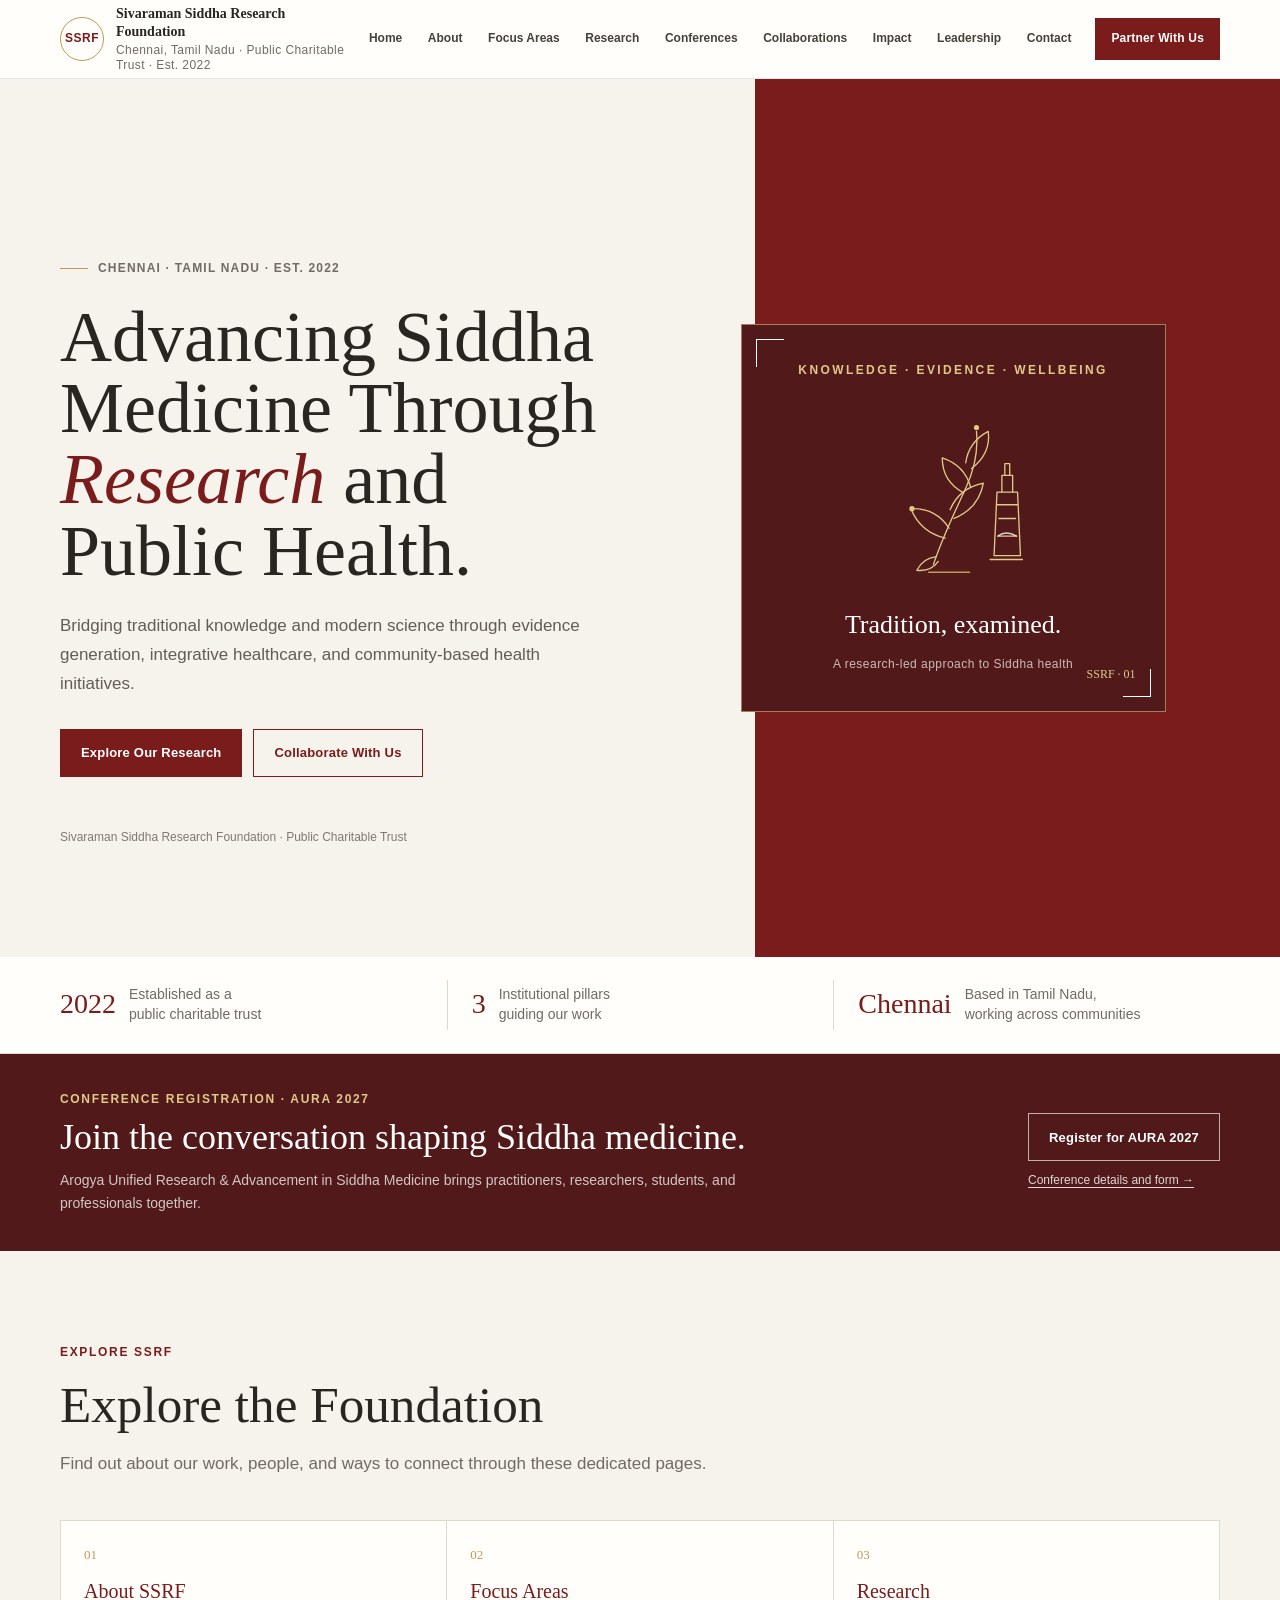
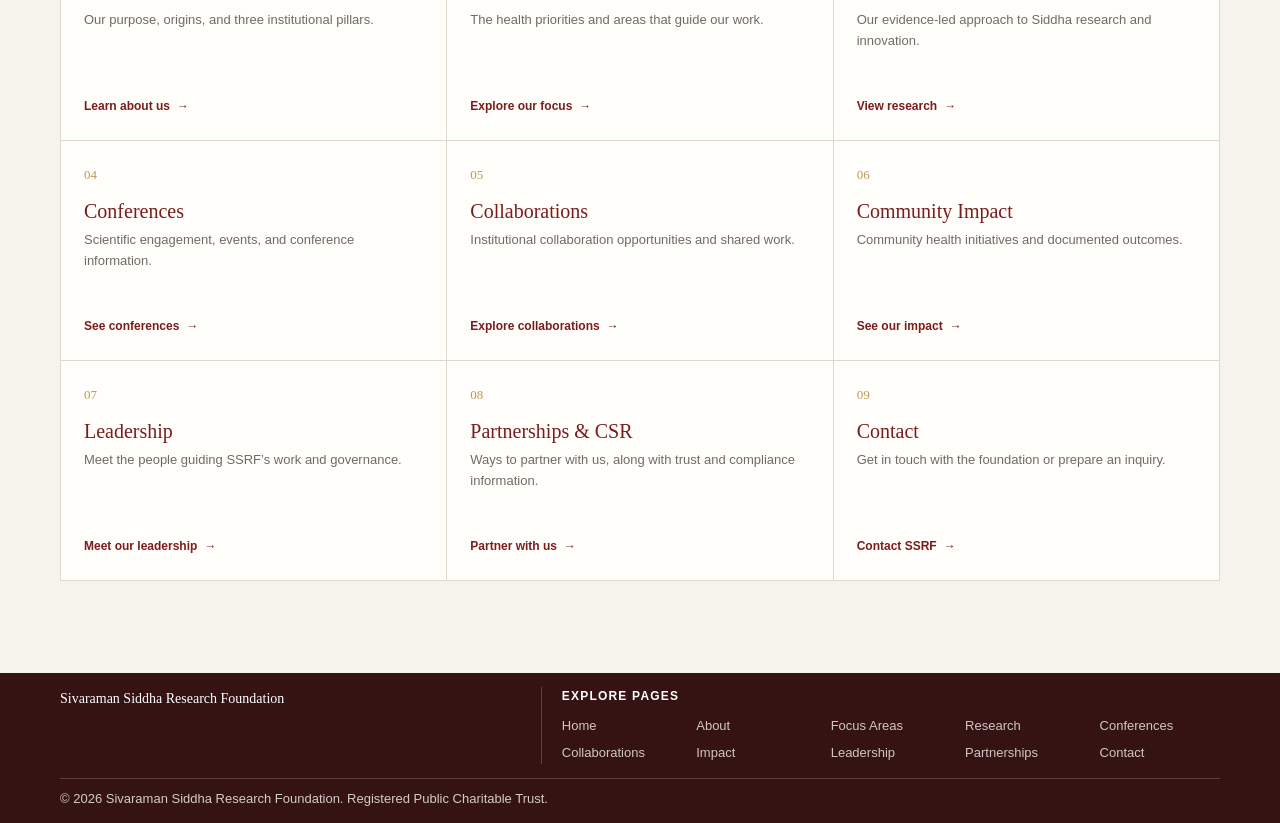
<file: index.html>
<!doctype html>
<html lang="en">
<head>
  <meta charset="UTF-8">
  <meta name="viewport" content="width=device-width, initial-scale=1">
  <meta name="theme-color" content="#7a1c1c">
  <meta name="description" content="Sivaraman Siddha Research Foundation advances Siddha medicine through scientific research, integrative healthcare and community health initiatives.">
  <title>SSRF | Siddha Research & Public Health</title>
  <link rel="stylesheet" href="styles.css">
</head>
<body>
  <header class="site-header">
    <div class="wrap header-inner">
      <a class="brand" href="index.html" aria-label="SSRF home">
        <span class="brand-mark" aria-hidden="true">SSRF</span>
        <span class="brand-copy">
          <span class="brand-name">Sivaraman Siddha Research Foundation</span>
          <span class="brand-sub">Chennai, Tamil Nadu · Public Charitable Trust · Est. 2022</span>
        </span>
      </a>
      <button class="menu-toggle" type="button" aria-label="Open navigation" aria-expanded="false" aria-controls="primary-nav">&#9776;</button>
      <nav class="nav" id="primary-nav" aria-label="Main navigation">
        <a href="index.html" aria-current="page">Home</a>
        <a href="about.html">About</a>
        <a href="focus-areas.html">Focus Areas</a>
        <a href="research.html">Research</a>
        <a href="conferences.html">Conferences</a>
        <a href="collaborations.html">Collaborations</a>
        <a href="impact.html">Impact</a>
        <a href="leadership.html">Leadership</a>
        <a href="contact.html">Contact</a>
      </nav>
      <a class="button header-action" href="partnerships.html">Partner With Us</a>
    </div>
  </header>
  <main>
<section class="hero" id="home">
      <div class="wrap hero-inner">
        <div class="hero-copy">
          <div class="hero-location">Chennai · Tamil Nadu · Est. 2022</div>
          <h1>Advancing Siddha Medicine Through <em>Research</em> and Public Health.</h1>
          <p>Bridging traditional knowledge and modern science through evidence generation, integrative healthcare, and community-based health initiatives.</p>
          <div class="hero-actions">
            <a class="button" href="research.html">Explore Our Research</a>
            <a class="button button--outline" href="partnerships.html">Collaborate With Us</a>
          </div>
        </div>
        <div class="hero-art" aria-label="Botanical research specimen illustration">
          <div class="specimen">
            <div class="specimen-inner">
              <p class="specimen-kicker">Knowledge · Evidence · Wellbeing</p>
              <svg class="botanical" viewBox="0 0 180 190" role="img" aria-labelledby="botanical-title">
                <title id="botanical-title">A botanical sprig alongside a scientific vessel</title>
                <g fill="none" stroke="#e1c889" stroke-width="1.35" stroke-linecap="round" stroke-linejoin="round">
                  <path d="M70 166C79 139 91 114 103 88c8-17 13-37 11-58"/>
                  <path d="M82 139c-17-4-29-15-35-30 17-1 31 7 39 20"/>
                  <path d="M91 119c17-7 27-20 30-36-16 3-28 13-34 27"/>
                  <path d="M101 93c-15-8-22-21-22-36 15 5 25 15 29 30"/>
                  <path d="M109 68c13-10 19-23 17-38-13 7-21 18-23 32"/>
                  <path d="M73 158c-9 1-16 6-20 14 9 1 17-2 22-9"/>
                  <path d="M128 161h33M132 157l3-65h21l3 65M135 105h21M137 119h17M136 137h19M133 157h26"/>
                  <path d="M140 92V75h11v17M143 75V63h5v12"/>
                  <path d="M136 137c5-4 12-4 19 0" stroke="#fffefa" opacity=".8"/>
                  <path d="M65 174h42" stroke="#bd9a57"/>
                  <circle cx="114" cy="26" r="2" fill="#e1c889"/>
                  <circle cx="48" cy="109" r="2" fill="#e1c889"/>
                </g>
              </svg>
              <h2 class="specimen-title">Tradition, examined.</h2>
              <p class="specimen-caption">A research-led approach to Siddha health</p>
            </div>
            <span class="specimen-index">SSRF · 01</span>
          </div>
        </div>
        <span class="hero-note">Sivaraman Siddha Research Foundation · Public Charitable Trust</span>
      </div>
    </section>

<div class="trust-strip" aria-label="Foundation overview">
      <div class="wrap trust-inner">
        <div class="trust-item"><span class="trust-number">2022</span><span class="trust-label">Established as a<br>public charitable trust</span></div>
        <div class="trust-item"><span class="trust-number">3</span><span class="trust-label">Institutional pillars<br>guiding our work</span></div>
        <div class="trust-item"><span class="trust-number">Chennai</span><span class="trust-label">Based in Tamil Nadu,<br>working across communities</span></div>
      </div>
    </div>

<section class="aura-promo" aria-labelledby="aura-promo-title">
  <div class="wrap aura-promo-inner">
    <div>
      <p class="aura-promo-kicker">Conference Registration · AURA 2027</p>
      <h2 id="aura-promo-title">Join the conversation shaping Siddha medicine.</h2>
      <p>Arogya Unified Research &amp; Advancement in Siddha Medicine brings practitioners, researchers, students, and professionals together.</p>
    </div>
    <div class="aura-promo-actions">
      <a class="button button--light" href="https://forms.gle/HTY259GkGmiqW39Q7" target="_blank" rel="noopener noreferrer">Register for AURA 2027</a>
      <a class="aura-promo-details" href="conferences.html#aura-registration">Conference details and form <span aria-hidden="true">&rarr;</span></a>
    </div>
  </div>
</section>

<section class="page-directory" aria-labelledby="page-directory-title">
      <div class="wrap">
        <div class="section-head">
          <p class="eyebrow">Explore SSRF</p>
          <h2 class="section-title" id="page-directory-title">Explore the Foundation</h2>
          <p class="section-intro">Find out about our work, people, and ways to connect through these dedicated pages.</p>
        </div>
        <nav class="page-directory-grid" aria-label="Explore SSRF pages">
          <a class="page-card" href="about.html"><span class="page-card-index">01</span><h3>About SSRF</h3><p>Our purpose, origins, and three institutional pillars.</p><span class="page-card-link">Learn about us <span aria-hidden="true">&rarr;</span></span></a>
          <a class="page-card" href="focus-areas.html"><span class="page-card-index">02</span><h3>Focus Areas</h3><p>The health priorities and areas that guide our work.</p><span class="page-card-link">Explore our focus <span aria-hidden="true">&rarr;</span></span></a>
          <a class="page-card" href="research.html"><span class="page-card-index">03</span><h3>Research</h3><p>Our evidence-led approach to Siddha research and innovation.</p><span class="page-card-link">View research <span aria-hidden="true">&rarr;</span></span></a>
          <a class="page-card" href="conferences.html"><span class="page-card-index">04</span><h3>Conferences</h3><p>Scientific engagement, events, and conference information.</p><span class="page-card-link">See conferences <span aria-hidden="true">&rarr;</span></span></a>
          <a class="page-card" href="collaborations.html"><span class="page-card-index">05</span><h3>Collaborations</h3><p>Institutional collaboration opportunities and shared work.</p><span class="page-card-link">Explore collaborations <span aria-hidden="true">&rarr;</span></span></a>
          <a class="page-card" href="impact.html"><span class="page-card-index">06</span><h3>Community Impact</h3><p>Community health initiatives and documented outcomes.</p><span class="page-card-link">See our impact <span aria-hidden="true">&rarr;</span></span></a>
          <a class="page-card" href="leadership.html"><span class="page-card-index">07</span><h3>Leadership</h3><p>Meet the people guiding SSRF’s work and governance.</p><span class="page-card-link">Meet our leadership <span aria-hidden="true">&rarr;</span></span></a>
          <a class="page-card" href="partnerships.html"><span class="page-card-index">08</span><h3>Partnerships &amp; CSR</h3><p>Ways to partner with us, along with trust and compliance information.</p><span class="page-card-link">Partner with us <span aria-hidden="true">&rarr;</span></span></a>
          <a class="page-card" href="contact.html"><span class="page-card-index">09</span><h3>Contact</h3><p>Get in touch with the foundation or prepare an inquiry.</p><span class="page-card-link">Contact SSRF <span aria-hidden="true">&rarr;</span></span></a>
        </nav>
      </div>
    </section>

  </main>
  <footer class="site-footer">
    <div class="wrap footer-inner">
      <span class="footer-name">Sivaraman Siddha Research Foundation</span>
      <section class="footer-pages" aria-labelledby="footer-pages-title">
        <h2 class="footer-heading" id="footer-pages-title">Explore pages</h2>
        <nav class="footer-nav" aria-label="Footer navigation">
          <a href="index.html">Home</a>
          <a href="about.html">About</a>
          <a href="focus-areas.html">Focus Areas</a>
          <a href="research.html">Research</a>
          <a href="conferences.html">Conferences</a>
          <a href="collaborations.html">Collaborations</a>
          <a href="impact.html">Impact</a>
          <a href="leadership.html">Leadership</a>
          <a href="partnerships.html">Partnerships</a>
          <a href="contact.html">Contact</a>
        </nav>
      </section>
      <span class="footer-copyright">© 2026 Sivaraman Siddha Research Foundation. Registered Public Charitable Trust.</span>
    </div>
  </footer>
  <script src="site.js" defer></script>
</body>
</html>
</file>
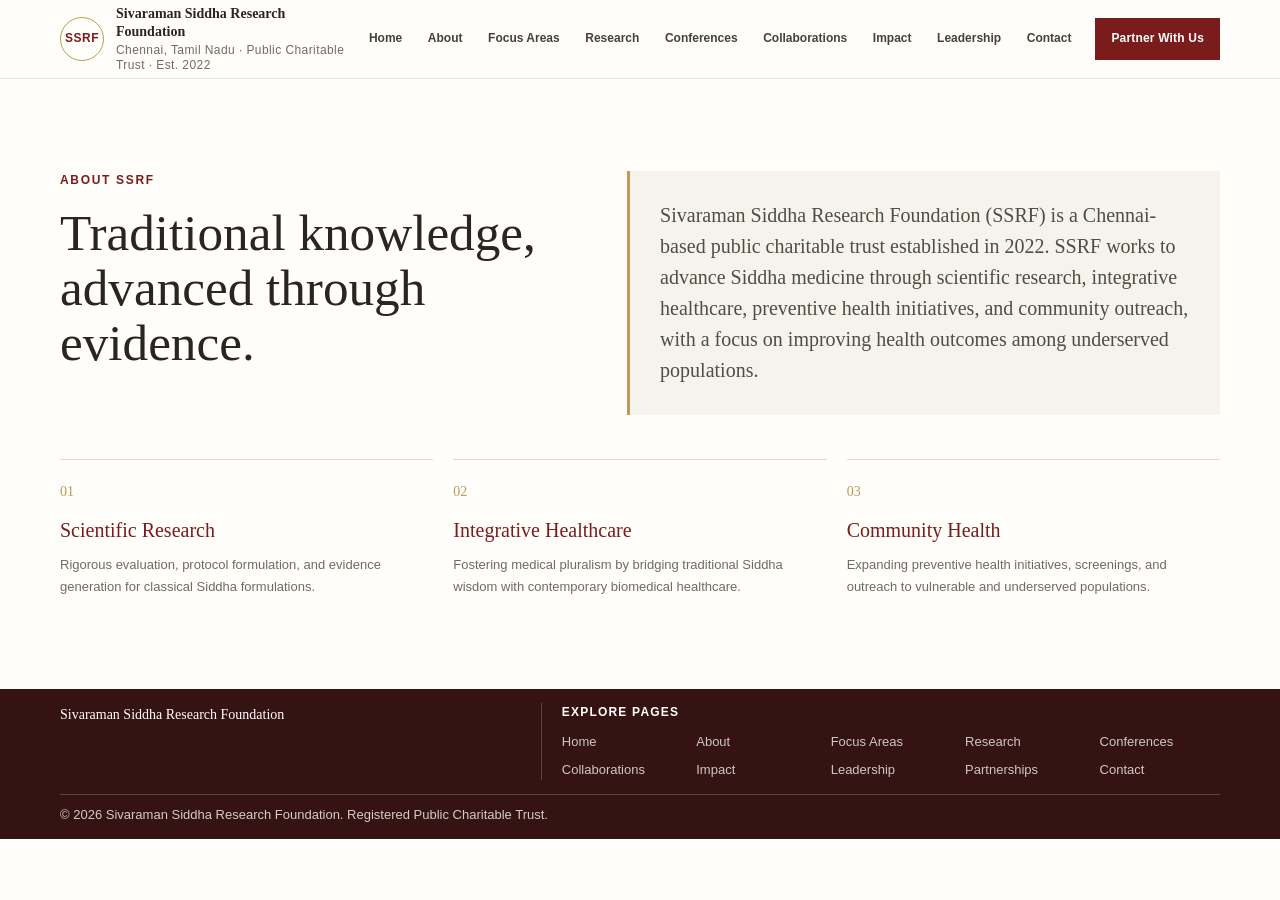
<file: about.html>
<!doctype html>
<html lang="en">
<head>
  <meta charset="UTF-8">
  <meta name="viewport" content="width=device-width, initial-scale=1">
  <meta name="theme-color" content="#7a1c1c">
  <meta name="description" content="Sivaraman Siddha Research Foundation advances Siddha medicine through scientific research, integrative healthcare and community health initiatives.">
  <title>About SSRF | Sivaraman Siddha Research Foundation</title>
  <link rel="stylesheet" href="styles.css">
</head>
<body>
  <header class="site-header">
    <div class="wrap header-inner">
      <a class="brand" href="index.html" aria-label="SSRF home">
        <span class="brand-mark" aria-hidden="true">SSRF</span>
        <span class="brand-copy">
          <span class="brand-name">Sivaraman Siddha Research Foundation</span>
          <span class="brand-sub">Chennai, Tamil Nadu · Public Charitable Trust · Est. 2022</span>
        </span>
      </a>
      <button class="menu-toggle" type="button" aria-label="Open navigation" aria-expanded="false" aria-controls="primary-nav">&#9776;</button>
      <nav class="nav" id="primary-nav" aria-label="Main navigation">
        <a href="index.html">Home</a>
        <a href="about.html" aria-current="page">About</a>
        <a href="focus-areas.html">Focus Areas</a>
        <a href="research.html">Research</a>
        <a href="conferences.html">Conferences</a>
        <a href="collaborations.html">Collaborations</a>
        <a href="impact.html">Impact</a>
        <a href="leadership.html">Leadership</a>
        <a href="contact.html">Contact</a>
      </nav>
      <a class="button header-action" href="partnerships.html">Partner With Us</a>
    </div>
  </header>
  <main>
<section class="about" id="about">
      <div class="wrap">
        <div class="about-grid">
          <div>
            <p class="eyebrow">About SSRF</p>
            <h2 class="section-title">Traditional knowledge, advanced through evidence.</h2>
          </div>
          <div class="about-aside">
            <p>Sivaraman Siddha Research Foundation (SSRF) is a Chennai-based public charitable trust established in 2022. SSRF works to advance Siddha medicine through scientific research, integrative healthcare, preventive health initiatives, and community outreach, with a focus on improving health outcomes among underserved populations.</p>
          </div>
        </div>
        <div class="pillars">
          <article class="pillar"><span class="pillar-number">01</span><h3>Scientific Research</h3><p>Rigorous evaluation, protocol formulation, and evidence generation for classical Siddha formulations.</p></article>
          <article class="pillar"><span class="pillar-number">02</span><h3>Integrative Healthcare</h3><p>Fostering medical pluralism by bridging traditional Siddha wisdom with contemporary biomedical healthcare.</p></article>
          <article class="pillar"><span class="pillar-number">03</span><h3>Community Health</h3><p>Expanding preventive health initiatives, screenings, and outreach to vulnerable and underserved populations.</p></article>
        </div>
      </div>
    </section>
  </main>
  <footer class="site-footer">
    <div class="wrap footer-inner">
      <span class="footer-name">Sivaraman Siddha Research Foundation</span>
      <section class="footer-pages" aria-labelledby="footer-pages-title">
        <h2 class="footer-heading" id="footer-pages-title">Explore pages</h2>
        <nav class="footer-nav" aria-label="Footer navigation">
          <a href="index.html">Home</a>
          <a href="about.html">About</a>
          <a href="focus-areas.html">Focus Areas</a>
          <a href="research.html">Research</a>
          <a href="conferences.html">Conferences</a>
          <a href="collaborations.html">Collaborations</a>
          <a href="impact.html">Impact</a>
          <a href="leadership.html">Leadership</a>
          <a href="partnerships.html">Partnerships</a>
          <a href="contact.html">Contact</a>
        </nav>
      </section>
      <span class="footer-copyright">© 2026 Sivaraman Siddha Research Foundation. Registered Public Charitable Trust.</span>
    </div>
  </footer>
  <script src="site.js" defer></script>
</body>
</html>
</file>
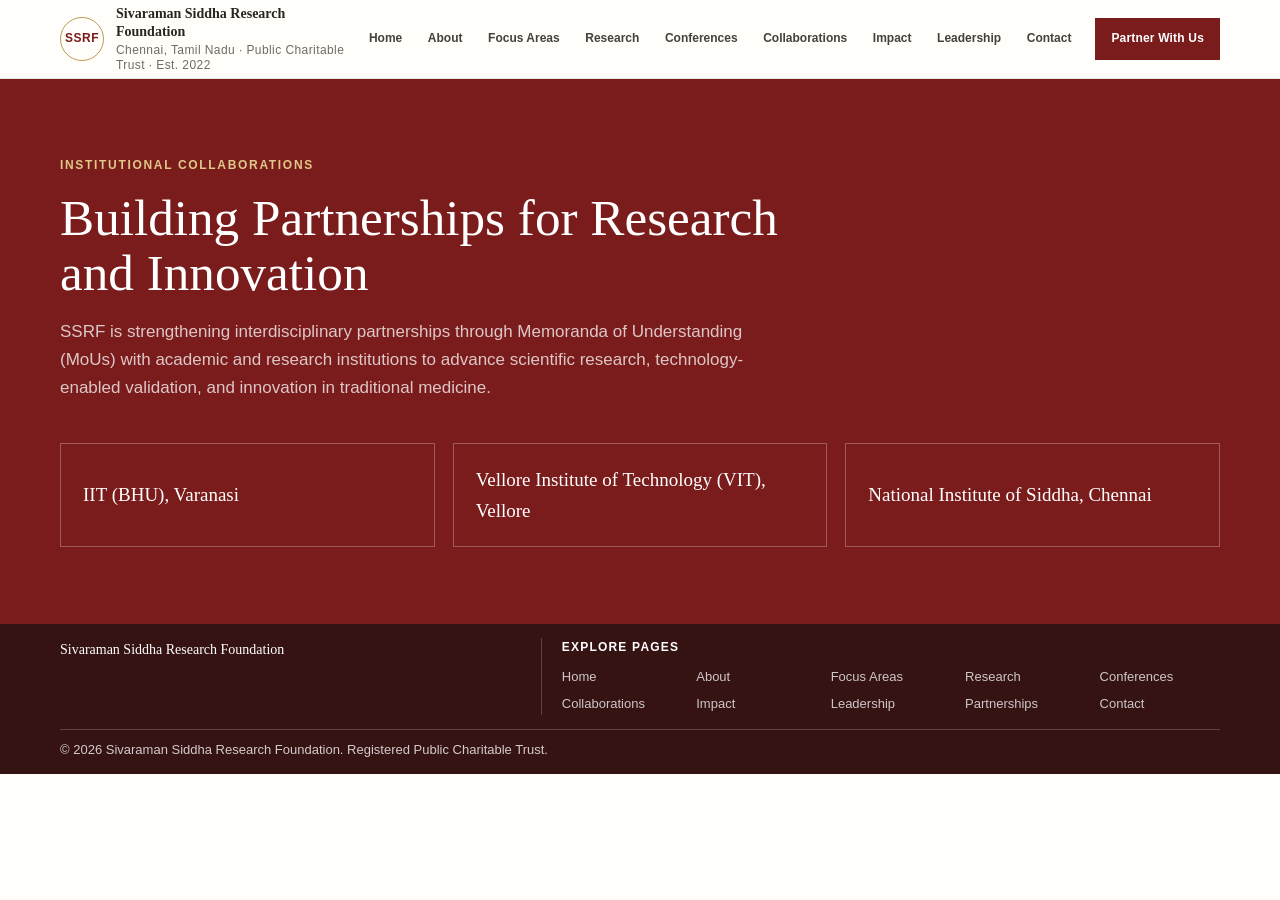
<file: collaborations.html>
<!doctype html>
<html lang="en">
<head>
  <meta charset="UTF-8">
  <meta name="viewport" content="width=device-width, initial-scale=1">
  <meta name="theme-color" content="#7a1c1c">
  <meta name="description" content="Sivaraman Siddha Research Foundation advances Siddha medicine through scientific research, integrative healthcare and community health initiatives.">
  <title>Collaborations | SSRF</title>
  <link rel="stylesheet" href="styles.css">
</head>
<body>
  <header class="site-header">
    <div class="wrap header-inner">
      <a class="brand" href="index.html" aria-label="SSRF home">
        <span class="brand-mark" aria-hidden="true">SSRF</span>
        <span class="brand-copy">
          <span class="brand-name">Sivaraman Siddha Research Foundation</span>
          <span class="brand-sub">Chennai, Tamil Nadu · Public Charitable Trust · Est. 2022</span>
        </span>
      </a>
      <button class="menu-toggle" type="button" aria-label="Open navigation" aria-expanded="false" aria-controls="primary-nav">&#9776;</button>
      <nav class="nav" id="primary-nav" aria-label="Main navigation">
        <a href="index.html">Home</a>
        <a href="about.html">About</a>
        <a href="focus-areas.html">Focus Areas</a>
        <a href="research.html">Research</a>
        <a href="conferences.html">Conferences</a>
        <a href="collaborations.html" aria-current="page">Collaborations</a>
        <a href="impact.html">Impact</a>
        <a href="leadership.html">Leadership</a>
        <a href="contact.html">Contact</a>
      </nav>
      <a class="button header-action" href="partnerships.html">Partner With Us</a>
    </div>
  </header>
  <main>
<section class="collab" id="collaborations">
      <div class="wrap">
        <p class="eyebrow">Institutional Collaborations</p>
        <h2 class="section-title">Building Partnerships for Research and Innovation</h2>
        <p class="section-intro">SSRF is strengthening interdisciplinary partnerships through Memoranda of Understanding (MoUs) with academic and research institutions to advance scientific research, technology-enabled validation, and innovation in traditional medicine.</p>
        <div class="partner-list">
          <div class="partner"><span class="partner-name">IIT (BHU), Varanasi</span></div>
          <div class="partner"><span class="partner-name">Vellore Institute of Technology (VIT), Vellore</span></div>
          <div class="partner"><span class="partner-name">National Institute of Siddha, Chennai</span></div>
        </div>
      </div>
    </section>
  </main>
  <footer class="site-footer">
    <div class="wrap footer-inner">
      <span class="footer-name">Sivaraman Siddha Research Foundation</span>
      <section class="footer-pages" aria-labelledby="footer-pages-title">
        <h2 class="footer-heading" id="footer-pages-title">Explore pages</h2>
        <nav class="footer-nav" aria-label="Footer navigation">
          <a href="index.html">Home</a>
          <a href="about.html">About</a>
          <a href="focus-areas.html">Focus Areas</a>
          <a href="research.html">Research</a>
          <a href="conferences.html">Conferences</a>
          <a href="collaborations.html">Collaborations</a>
          <a href="impact.html">Impact</a>
          <a href="leadership.html">Leadership</a>
          <a href="partnerships.html">Partnerships</a>
          <a href="contact.html">Contact</a>
        </nav>
      </section>
      <span class="footer-copyright">© 2026 Sivaraman Siddha Research Foundation. Registered Public Charitable Trust.</span>
    </div>
  </footer>
  <script src="site.js" defer></script>
</body>
</html>
</file>
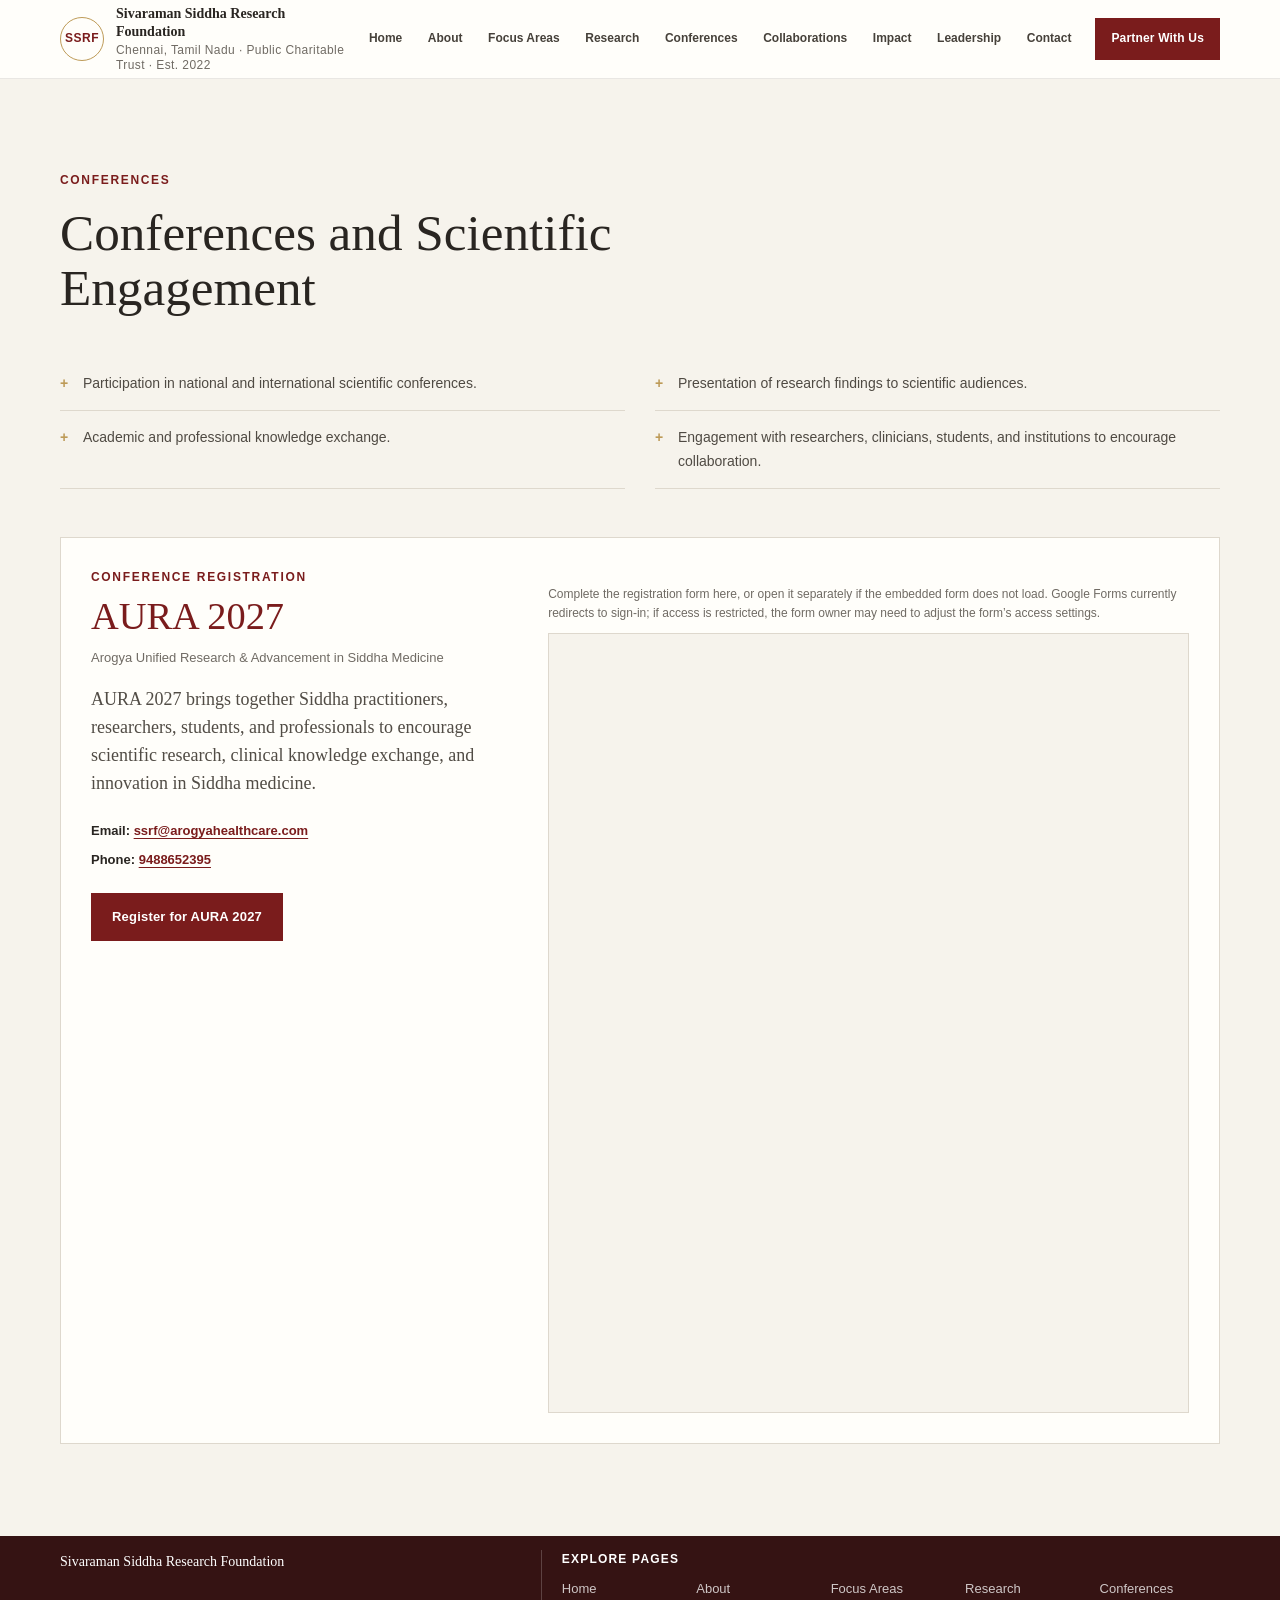
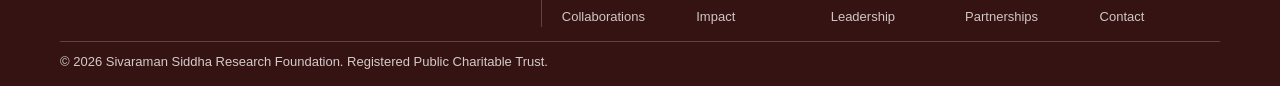
<file: conferences.html>
<!doctype html>
<html lang="en">
<head>
  <meta charset="UTF-8">
  <meta name="viewport" content="width=device-width, initial-scale=1">
  <meta name="theme-color" content="#7a1c1c">
  <meta name="description" content="Sivaraman Siddha Research Foundation advances Siddha medicine through scientific research, integrative healthcare and community health initiatives.">
  <title>Conferences | SSRF</title>
  <link rel="stylesheet" href="styles.css">
</head>
<body>
  <header class="site-header">
    <div class="wrap header-inner">
      <a class="brand" href="index.html" aria-label="SSRF home">
        <span class="brand-mark" aria-hidden="true">SSRF</span>
        <span class="brand-copy">
          <span class="brand-name">Sivaraman Siddha Research Foundation</span>
          <span class="brand-sub">Chennai, Tamil Nadu · Public Charitable Trust · Est. 2022</span>
        </span>
      </a>
      <button class="menu-toggle" type="button" aria-label="Open navigation" aria-expanded="false" aria-controls="primary-nav">&#9776;</button>
      <nav class="nav" id="primary-nav" aria-label="Main navigation">
        <a href="index.html">Home</a>
        <a href="about.html">About</a>
        <a href="focus-areas.html">Focus Areas</a>
        <a href="research.html">Research</a>
        <a href="conferences.html" aria-current="page">Conferences</a>
        <a href="collaborations.html">Collaborations</a>
        <a href="impact.html">Impact</a>
        <a href="leadership.html">Leadership</a>
        <a href="contact.html">Contact</a>
      </nav>
      <a class="button header-action" href="partnerships.html">Partner With Us</a>
    </div>
  </header>
  <main>
<section class="conferences" id="conferences">
      <div class="wrap">
        <div class="section-head"><p class="eyebrow">Conferences</p><h2 class="section-title">Conferences and Scientific Engagement</h2></div>
        <ul class="conference-activities">
          <li>Participation in national and international scientific conferences.</li>
          <li>Presentation of research findings to scientific audiences.</li>
          <li>Academic and professional knowledge exchange.</li>
          <li>Engagement with researchers, clinicians, students, and institutions to encourage collaboration.</li>
        </ul>
        <article class="aura-card" id="aura-registration" aria-labelledby="aura-title">
          <div class="aura-details">
            <p class="eyebrow">Conference Registration</p>
            <h3 id="aura-title">AURA 2027</h3>
            <p class="aura-full-name">Arogya Unified Research &amp; Advancement in Siddha Medicine</p>
            <p class="aura-description">AURA 2027 brings together Siddha practitioners, researchers, students, and professionals to encourage scientific research, clinical knowledge exchange, and innovation in Siddha medicine.</p>
            <div class="aura-contact" aria-label="AURA 2027 registration contacts">
              <span><strong>Email:</strong> <a href="mailto:ssrf@arogyahealthcare.com">ssrf@arogyahealthcare.com</a></span>
              <span><strong>Phone:</strong> <a href="tel:9488652395">9488652395</a></span>
            </div>
            <a class="button aura-register" href="https://forms.gle/HTY259GkGmiqW39Q7" target="_blank" rel="noopener noreferrer">Register for AURA 2027</a>
          </div>
          <div>
            <p class="aura-embed-note">Complete the registration form here, or open it separately if the embedded form does not load. Google Forms currently redirects to sign-in; if access is restricted, the form owner may need to adjust the form’s access settings.</p>
            <iframe class="aura-form-frame" src="https://docs.google.com/forms/d/e/1FAIpQLSeptyRJJzdzjL-fuyvUlnUZAvchyhNYykI_CCBV720S9Whwvg/viewform?embedded=true" title="AURA 2027 registration form" loading="lazy" referrerpolicy="strict-origin-when-cross-origin"></iframe>
          </div>
        </article>
      </div>
    </section>
  </main>
  <footer class="site-footer">
    <div class="wrap footer-inner">
      <span class="footer-name">Sivaraman Siddha Research Foundation</span>
      <section class="footer-pages" aria-labelledby="footer-pages-title">
        <h2 class="footer-heading" id="footer-pages-title">Explore pages</h2>
        <nav class="footer-nav" aria-label="Footer navigation">
          <a href="index.html">Home</a>
          <a href="about.html">About</a>
          <a href="focus-areas.html">Focus Areas</a>
          <a href="research.html">Research</a>
          <a href="conferences.html">Conferences</a>
          <a href="collaborations.html">Collaborations</a>
          <a href="impact.html">Impact</a>
          <a href="leadership.html">Leadership</a>
          <a href="partnerships.html">Partnerships</a>
          <a href="contact.html">Contact</a>
        </nav>
      </section>
      <span class="footer-copyright">© 2026 Sivaraman Siddha Research Foundation. Registered Public Charitable Trust.</span>
    </div>
  </footer>
  <script src="site.js" defer></script>
</body>
</html>
</file>
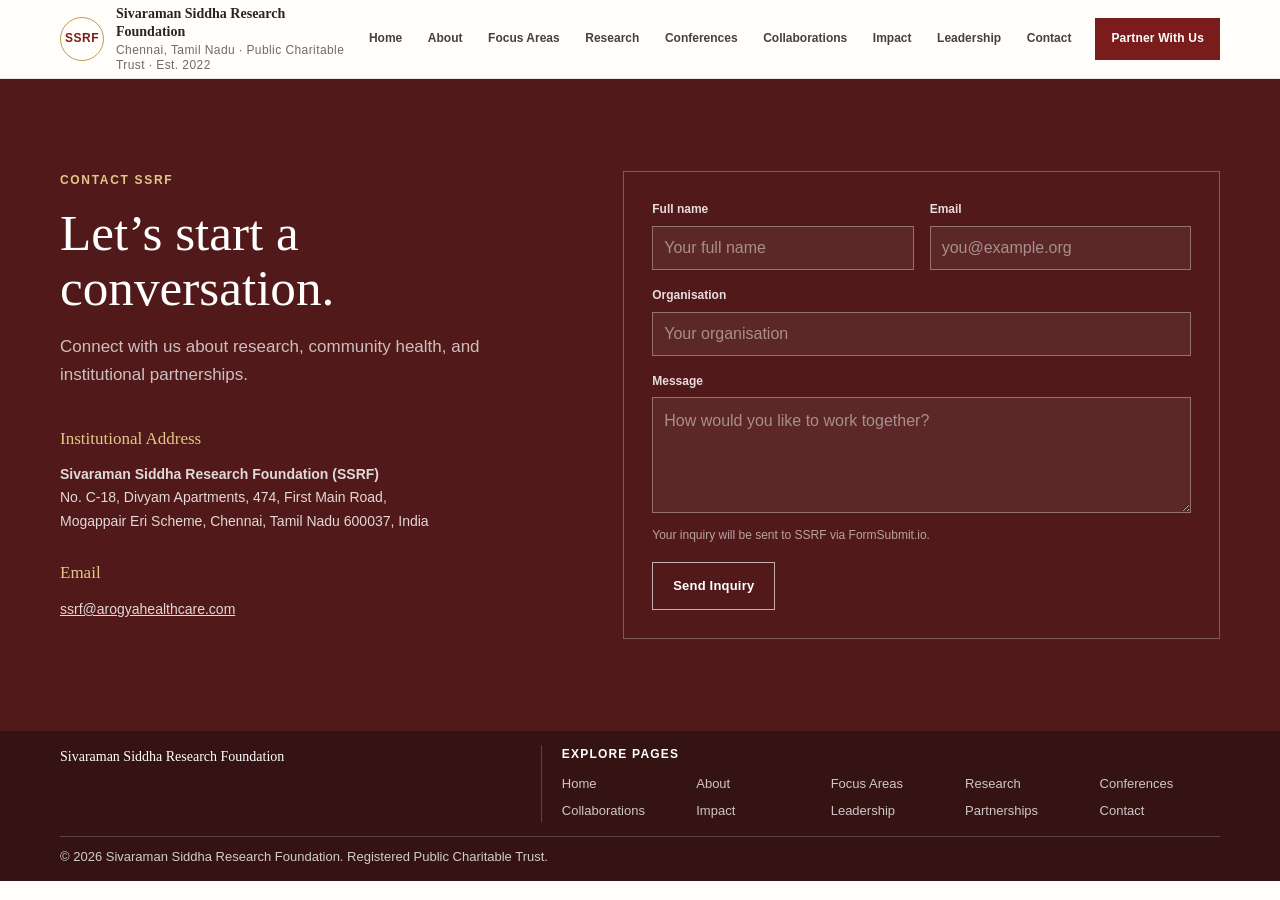
<file: contact.html>
<!doctype html>
<html lang="en">
<head>
  <meta charset="UTF-8">
  <meta name="viewport" content="width=device-width, initial-scale=1">
  <meta name="theme-color" content="#7a1c1c">
  <meta name="description" content="Sivaraman Siddha Research Foundation advances Siddha medicine through scientific research, integrative healthcare and community health initiatives.">
  <title>Contact SSRF | Sivaraman Siddha Research Foundation</title>
  <link rel="stylesheet" href="styles.css">
</head>
<body>
  <header class="site-header">
    <div class="wrap header-inner">
      <a class="brand" href="index.html" aria-label="SSRF home">
        <span class="brand-mark" aria-hidden="true">SSRF</span>
        <span class="brand-copy">
          <span class="brand-name">Sivaraman Siddha Research Foundation</span>
          <span class="brand-sub">Chennai, Tamil Nadu · Public Charitable Trust · Est. 2022</span>
        </span>
      </a>
      <button class="menu-toggle" type="button" aria-label="Open navigation" aria-expanded="false" aria-controls="primary-nav">&#9776;</button>
      <nav class="nav" id="primary-nav" aria-label="Main navigation">
        <a href="index.html">Home</a>
        <a href="about.html">About</a>
        <a href="focus-areas.html">Focus Areas</a>
        <a href="research.html">Research</a>
        <a href="conferences.html">Conferences</a>
        <a href="collaborations.html">Collaborations</a>
        <a href="impact.html">Impact</a>
        <a href="leadership.html">Leadership</a>
        <a href="contact.html" aria-current="page">Contact</a>
      </nav>
      <a class="button header-action" href="partnerships.html">Partner With Us</a>
    </div>
  </header>
  <main>
<section class="contact" id="contact">
      <div class="wrap contact-grid">
        <div>
          <p class="eyebrow">Contact SSRF</p>
          <h2 class="section-title">Let’s start a conversation.</h2>
          <p class="section-intro">Connect with us about research, community health, and institutional partnerships.</p>
          <div class="contact-details">
            <div class="contact-detail"><h3>Institutional Address</h3><p><strong>Sivaraman Siddha Research Foundation (SSRF)</strong><br>No. C-18, Divyam Apartments, 474, First Main Road,<br>Mogappair Eri Scheme, Chennai, Tamil Nadu 600037, India</p></div>
            <div class="contact-detail"><h3>Email</h3><a href="mailto:ssrf@arogyahealthcare.com">ssrf@arogyahealthcare.com</a></div>
          </div>
        </div>
       <form class="inquiry-form" id="inquiry-form" action="https://formsubmit.io/f/adf0955b-7828-4408-80d5-ee1c13a5f2fd" method="POST">
  <div class="field"><label for="name">Full name</label><input id="name" type="text" name="Full name" autocomplete="name" placeholder="Your full name" required></div>
  <div class="field"><label for="email">Email</label><input id="email" type="email" name="Email" autocomplete="email" placeholder="you@example.org" required></div>
  <div class="field field--wide"><label for="organization">Organisation</label><input id="organization" type="text" name="Organisation" autocomplete="organization" placeholder="Your organisation"></div>
  <div class="field field--wide"><label for="message">Message</label><textarea id="message" name="Message" placeholder="How would you like to work together?" required></textarea></div><p class="form-note">Your inquiry will be sent to SSRF via FormSubmit.io.</p>

  <!-- Honeypot: bots fill it in, people never see it. Leave it empty. -->
  <input type="text" name="_formsubmit_id" tabindex="-1" autocomplete="off" hidden>

  <button class="button button--light" type="submit">Send Inquiry</button>
</form>
      </div>
    </section>
  </main>
  <footer class="site-footer">
    <div class="wrap footer-inner">
      <span class="footer-name">Sivaraman Siddha Research Foundation</span>
      <section class="footer-pages" aria-labelledby="footer-pages-title">
        <h2 class="footer-heading" id="footer-pages-title">Explore pages</h2>
        <nav class="footer-nav" aria-label="Footer navigation">
          <a href="index.html">Home</a>
          <a href="about.html">About</a>
          <a href="focus-areas.html">Focus Areas</a>
          <a href="research.html">Research</a>
          <a href="conferences.html">Conferences</a>
          <a href="collaborations.html">Collaborations</a>
          <a href="impact.html">Impact</a>
          <a href="leadership.html">Leadership</a>
          <a href="partnerships.html">Partnerships</a>
          <a href="contact.html">Contact</a>
        </nav>
      </section>
      <span class="footer-copyright">© 2026 Sivaraman Siddha Research Foundation. Registered Public Charitable Trust.</span>
    </div>
  </footer>
  <script src="site.js" defer></script>
</body>
</html>
</file>
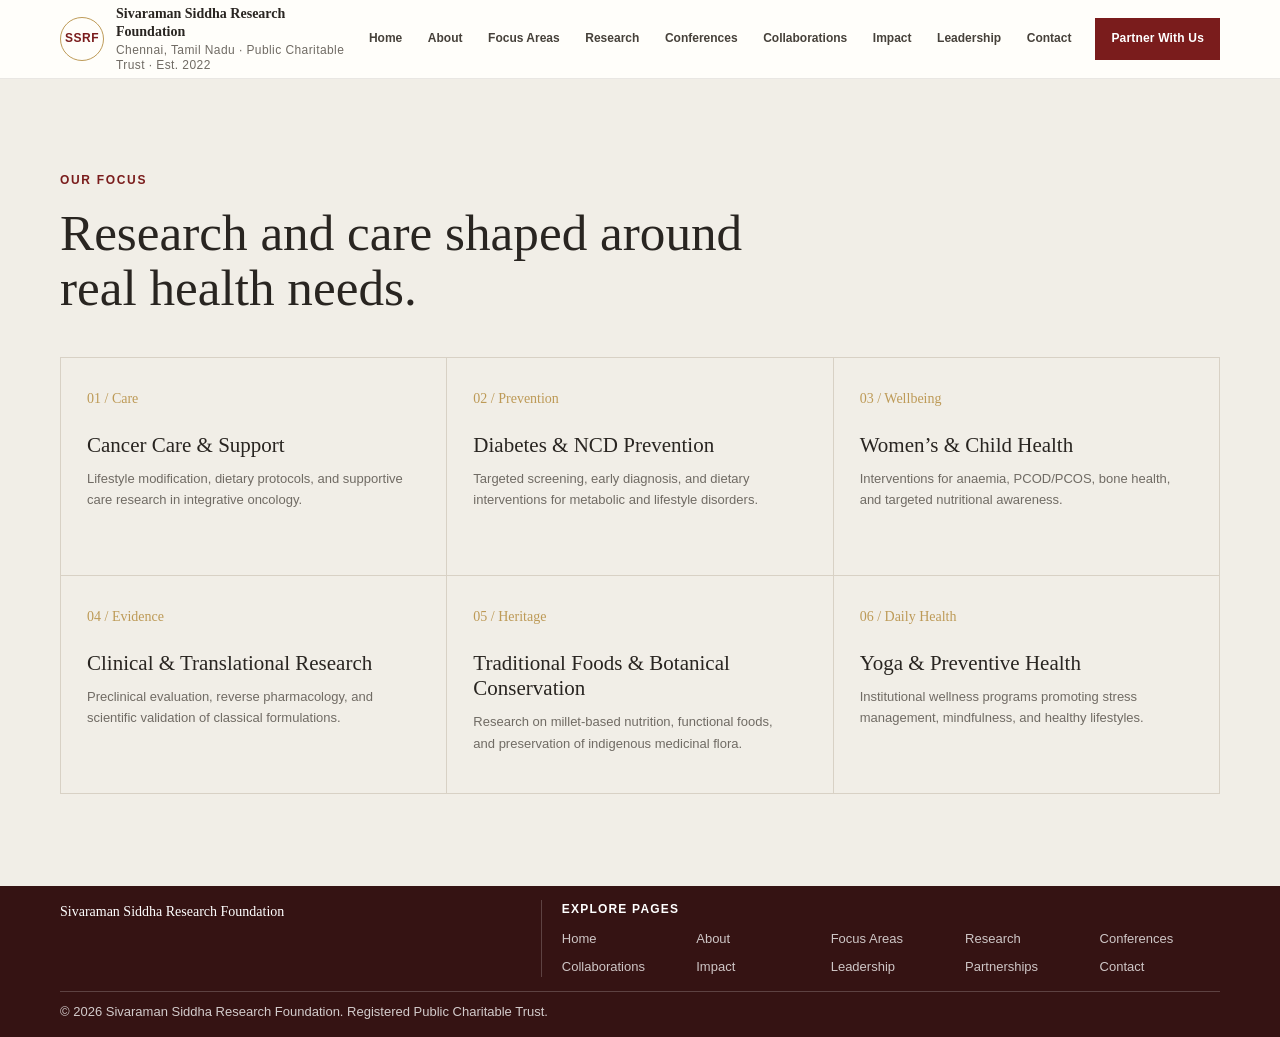
<file: focus-areas.html>
<!doctype html>
<html lang="en">
<head>
  <meta charset="UTF-8">
  <meta name="viewport" content="width=device-width, initial-scale=1">
  <meta name="theme-color" content="#7a1c1c">
  <meta name="description" content="Sivaraman Siddha Research Foundation advances Siddha medicine through scientific research, integrative healthcare and community health initiatives.">
  <title>Focus Areas | SSRF</title>
  <link rel="stylesheet" href="styles.css">
</head>
<body>
  <header class="site-header">
    <div class="wrap header-inner">
      <a class="brand" href="index.html" aria-label="SSRF home">
        <span class="brand-mark" aria-hidden="true">SSRF</span>
        <span class="brand-copy">
          <span class="brand-name">Sivaraman Siddha Research Foundation</span>
          <span class="brand-sub">Chennai, Tamil Nadu · Public Charitable Trust · Est. 2022</span>
        </span>
      </a>
      <button class="menu-toggle" type="button" aria-label="Open navigation" aria-expanded="false" aria-controls="primary-nav">&#9776;</button>
      <nav class="nav" id="primary-nav" aria-label="Main navigation">
        <a href="index.html">Home</a>
        <a href="about.html">About</a>
        <a href="focus-areas.html" aria-current="page">Focus Areas</a>
        <a href="research.html">Research</a>
        <a href="conferences.html">Conferences</a>
        <a href="collaborations.html">Collaborations</a>
        <a href="impact.html">Impact</a>
        <a href="leadership.html">Leadership</a>
        <a href="contact.html">Contact</a>
      </nav>
      <a class="button header-action" href="partnerships.html">Partner With Us</a>
    </div>
  </header>
  <main>
<section class="focus" id="focus">
      <div class="wrap">
        <div class="section-head"><p class="eyebrow">Our Focus</p><h2 class="section-title">Research and care shaped around real health needs.</h2></div>
        <div class="focus-grid">
          <article class="focus-item"><span class="focus-index">01 / Care</span><h3>Cancer Care &amp; Support</h3><p>Lifestyle modification, dietary protocols, and supportive care research in integrative oncology.</p></article>
          <article class="focus-item"><span class="focus-index">02 / Prevention</span><h3>Diabetes &amp; NCD Prevention</h3><p>Targeted screening, early diagnosis, and dietary interventions for metabolic and lifestyle disorders.</p></article>
          <article class="focus-item"><span class="focus-index">03 / Wellbeing</span><h3>Women’s &amp; Child Health</h3><p>Interventions for anaemia, PCOD/PCOS, bone health, and targeted nutritional awareness.</p></article>
          <article class="focus-item"><span class="focus-index">04 / Evidence</span><h3>Clinical &amp; Translational Research</h3><p>Preclinical evaluation, reverse pharmacology, and scientific validation of classical formulations.</p></article>
          <article class="focus-item"><span class="focus-index">05 / Heritage</span><h3>Traditional Foods &amp; Botanical Conservation</h3><p>Research on millet-based nutrition, functional foods, and preservation of indigenous medicinal flora.</p></article>
          <article class="focus-item"><span class="focus-index">06 / Daily Health</span><h3>Yoga &amp; Preventive Health</h3><p>Institutional wellness programs promoting stress management, mindfulness, and healthy lifestyles.</p></article>
        </div>
      </div>
    </section>
  </main>
  <footer class="site-footer">
    <div class="wrap footer-inner">
      <span class="footer-name">Sivaraman Siddha Research Foundation</span>
      <section class="footer-pages" aria-labelledby="footer-pages-title">
        <h2 class="footer-heading" id="footer-pages-title">Explore pages</h2>
        <nav class="footer-nav" aria-label="Footer navigation">
          <a href="index.html">Home</a>
          <a href="about.html">About</a>
          <a href="focus-areas.html">Focus Areas</a>
          <a href="research.html">Research</a>
          <a href="conferences.html">Conferences</a>
          <a href="collaborations.html">Collaborations</a>
          <a href="impact.html">Impact</a>
          <a href="leadership.html">Leadership</a>
          <a href="partnerships.html">Partnerships</a>
          <a href="contact.html">Contact</a>
        </nav>
      </section>
      <span class="footer-copyright">© 2026 Sivaraman Siddha Research Foundation. Registered Public Charitable Trust.</span>
    </div>
  </footer>
  <script src="site.js" defer></script>
</body>
</html>
</file>
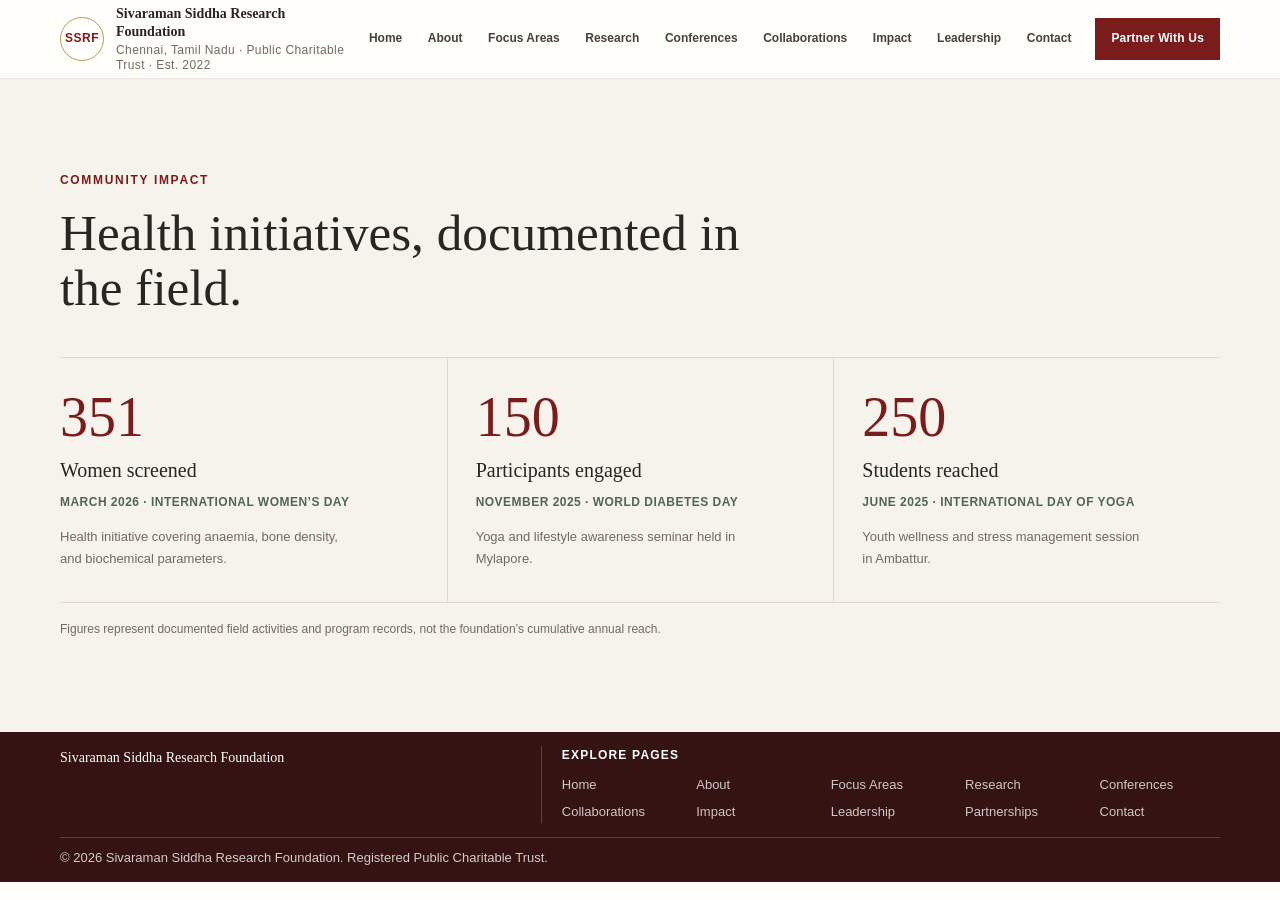
<file: impact.html>
<!doctype html>
<html lang="en">
<head>
  <meta charset="UTF-8">
  <meta name="viewport" content="width=device-width, initial-scale=1">
  <meta name="theme-color" content="#7a1c1c">
  <meta name="description" content="Sivaraman Siddha Research Foundation advances Siddha medicine through scientific research, integrative healthcare and community health initiatives.">
  <title>Community Impact | SSRF</title>
  <link rel="stylesheet" href="styles.css">
</head>
<body>
  <header class="site-header">
    <div class="wrap header-inner">
      <a class="brand" href="index.html" aria-label="SSRF home">
        <span class="brand-mark" aria-hidden="true">SSRF</span>
        <span class="brand-copy">
          <span class="brand-name">Sivaraman Siddha Research Foundation</span>
          <span class="brand-sub">Chennai, Tamil Nadu · Public Charitable Trust · Est. 2022</span>
        </span>
      </a>
      <button class="menu-toggle" type="button" aria-label="Open navigation" aria-expanded="false" aria-controls="primary-nav">&#9776;</button>
      <nav class="nav" id="primary-nav" aria-label="Main navigation">
        <a href="index.html">Home</a>
        <a href="about.html">About</a>
        <a href="focus-areas.html">Focus Areas</a>
        <a href="research.html">Research</a>
        <a href="conferences.html">Conferences</a>
        <a href="collaborations.html">Collaborations</a>
        <a href="impact.html" aria-current="page">Impact</a>
        <a href="leadership.html">Leadership</a>
        <a href="contact.html">Contact</a>
      </nav>
      <a class="button header-action" href="partnerships.html">Partner With Us</a>
    </div>
  </header>
  <main>
<section class="impact" id="impact">
      <div class="wrap">
        <div class="section-head"><p class="eyebrow">Community Impact</p><h2 class="section-title">Health initiatives, documented in the field.</h2></div>
        <div class="impact-grid">
          <article class="impact-item"><span class="impact-number">351</span><span class="impact-label">Women screened</span><span class="impact-date">MARCH 2026 · INTERNATIONAL WOMEN’S DAY</span><p>Health initiative covering anaemia, bone density, and biochemical parameters.</p></article>
          <article class="impact-item"><span class="impact-number">150</span><span class="impact-label">Participants engaged</span><span class="impact-date">NOVEMBER 2025 · WORLD DIABETES DAY</span><p>Yoga and lifestyle awareness seminar held in Mylapore.</p></article>
          <article class="impact-item"><span class="impact-number">250</span><span class="impact-label">Students reached</span><span class="impact-date">JUNE 2025 · INTERNATIONAL DAY OF YOGA</span><p>Youth wellness and stress management session in Ambattur.</p></article>
        </div>
        <p class="impact-note">Figures represent documented field activities and program records, not the foundation’s cumulative annual reach.</p>
      </div>
    </section>
  </main>
  <footer class="site-footer">
    <div class="wrap footer-inner">
      <span class="footer-name">Sivaraman Siddha Research Foundation</span>
      <section class="footer-pages" aria-labelledby="footer-pages-title">
        <h2 class="footer-heading" id="footer-pages-title">Explore pages</h2>
        <nav class="footer-nav" aria-label="Footer navigation">
          <a href="index.html">Home</a>
          <a href="about.html">About</a>
          <a href="focus-areas.html">Focus Areas</a>
          <a href="research.html">Research</a>
          <a href="conferences.html">Conferences</a>
          <a href="collaborations.html">Collaborations</a>
          <a href="impact.html">Impact</a>
          <a href="leadership.html">Leadership</a>
          <a href="partnerships.html">Partnerships</a>
          <a href="contact.html">Contact</a>
        </nav>
      </section>
      <span class="footer-copyright">© 2026 Sivaraman Siddha Research Foundation. Registered Public Charitable Trust.</span>
    </div>
  </footer>
  <script src="site.js" defer></script>
</body>
</html>
</file>
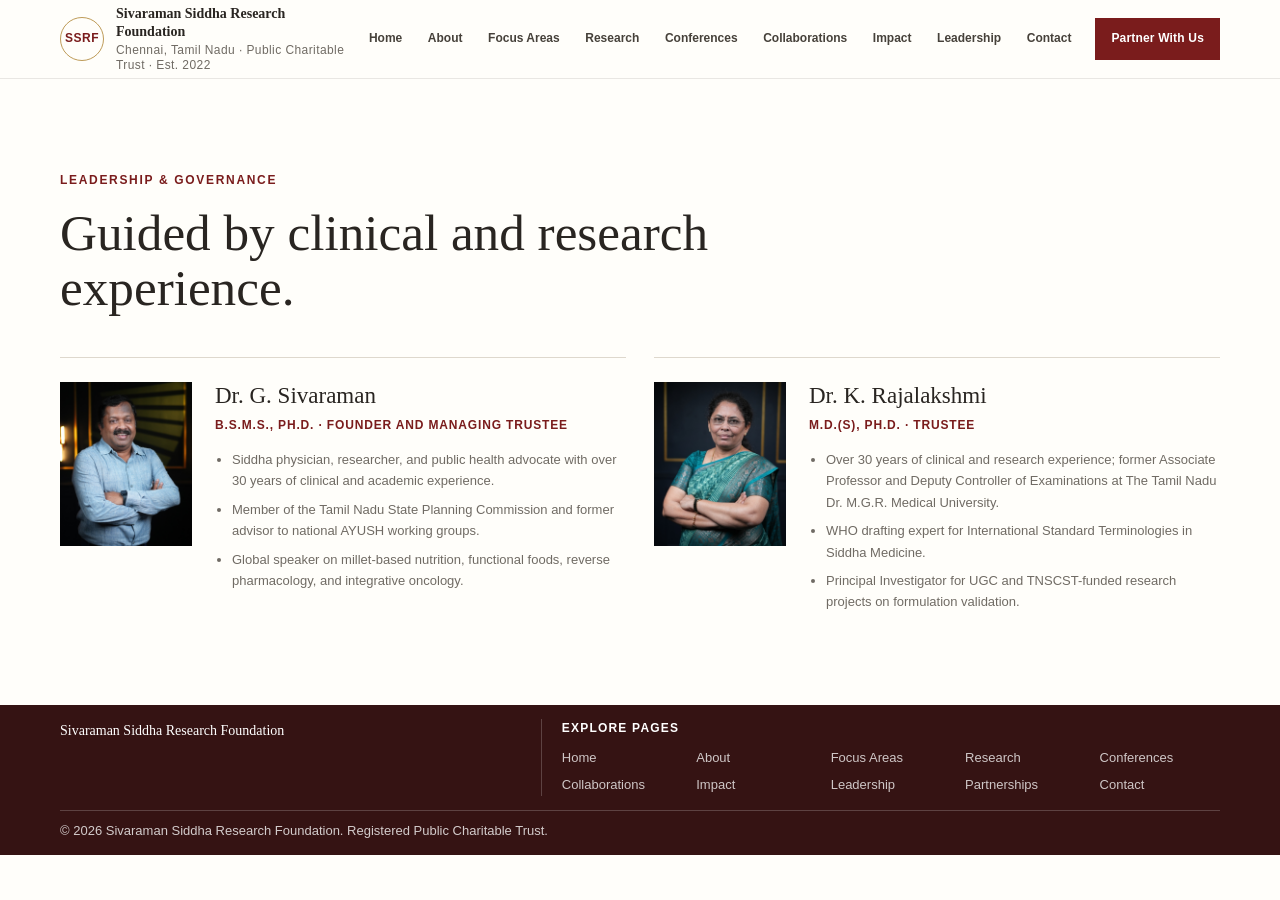
<file: leadership.html>
<!doctype html>
<html lang="en">
<head>
  <meta charset="UTF-8">
  <meta name="viewport" content="width=device-width, initial-scale=1">
  <meta name="theme-color" content="#7a1c1c">
  <meta name="description" content="Sivaraman Siddha Research Foundation advances Siddha medicine through scientific research, integrative healthcare and community health initiatives.">
  <title>Leadership | SSRF</title>
  <link rel="stylesheet" href="styles.css">
</head>
<body>
  <header class="site-header">
    <div class="wrap header-inner">
      <a class="brand" href="index.html" aria-label="SSRF home">
        <span class="brand-mark" aria-hidden="true">SSRF</span>
        <span class="brand-copy">
          <span class="brand-name">Sivaraman Siddha Research Foundation</span>
          <span class="brand-sub">Chennai, Tamil Nadu · Public Charitable Trust · Est. 2022</span>
        </span>
      </a>
      <button class="menu-toggle" type="button" aria-label="Open navigation" aria-expanded="false" aria-controls="primary-nav">&#9776;</button>
      <nav class="nav" id="primary-nav" aria-label="Main navigation">
        <a href="index.html">Home</a>
        <a href="about.html">About</a>
        <a href="focus-areas.html">Focus Areas</a>
        <a href="research.html">Research</a>
        <a href="conferences.html">Conferences</a>
        <a href="collaborations.html">Collaborations</a>
        <a href="impact.html">Impact</a>
        <a href="leadership.html" aria-current="page">Leadership</a>
        <a href="contact.html">Contact</a>
      </nav>
      <a class="button header-action" href="partnerships.html">Partner With Us</a>
    </div>
  </header>
  <main>
<section class="leadership" id="leadership">
      <div class="wrap">
        <div class="section-head"><p class="eyebrow">Leadership &amp; Governance</p><h2 class="section-title">Guided by clinical and research experience.</h2></div>
        <div class="leaders">
          <article class="leader">
            <img class="leader-photo" src="assets/images/dr-g-sivaraman.png" alt="Dr. G. Sivaraman, Founder and Managing Trustee">
            <div><h3>Dr. G. Sivaraman</h3><p class="leader-role">B.S.M.S., Ph.D. · Founder and Managing Trustee</p><ul><li>Siddha physician, researcher, and public health advocate with over 30 years of clinical and academic experience.</li><li>Member of the Tamil Nadu State Planning Commission and former advisor to national AYUSH working groups.</li><li>Global speaker on millet-based nutrition, functional foods, reverse pharmacology, and integrative oncology.</li></ul></div>
          </article>
          <article class="leader">
            <img class="leader-photo" src="assets/images/dr-k-rajalakshmi.png" alt="Dr. K. Rajalakshmi, Trustee">
            <div><h3>Dr. K. Rajalakshmi</h3><p class="leader-role">M.D.(S), Ph.D. · Trustee</p><ul><li>Over 30 years of clinical and research experience; former Associate Professor and Deputy Controller of Examinations at The Tamil Nadu Dr. M.G.R. Medical University.</li><li>WHO drafting expert for International Standard Terminologies in Siddha Medicine.</li><li>Principal Investigator for UGC and TNSCST-funded research projects on formulation validation.</li></ul></div>
          </article>
        </div>
      </div>
    </section>
  </main>
  <footer class="site-footer">
    <div class="wrap footer-inner">
      <span class="footer-name">Sivaraman Siddha Research Foundation</span>
      <section class="footer-pages" aria-labelledby="footer-pages-title">
        <h2 class="footer-heading" id="footer-pages-title">Explore pages</h2>
        <nav class="footer-nav" aria-label="Footer navigation">
          <a href="index.html">Home</a>
          <a href="about.html">About</a>
          <a href="focus-areas.html">Focus Areas</a>
          <a href="research.html">Research</a>
          <a href="conferences.html">Conferences</a>
          <a href="collaborations.html">Collaborations</a>
          <a href="impact.html">Impact</a>
          <a href="leadership.html">Leadership</a>
          <a href="partnerships.html">Partnerships</a>
          <a href="contact.html">Contact</a>
        </nav>
      </section>
      <span class="footer-copyright">© 2026 Sivaraman Siddha Research Foundation. Registered Public Charitable Trust.</span>
    </div>
  </footer>
  <script src="site.js" defer></script>
</body>
</html>
</file>
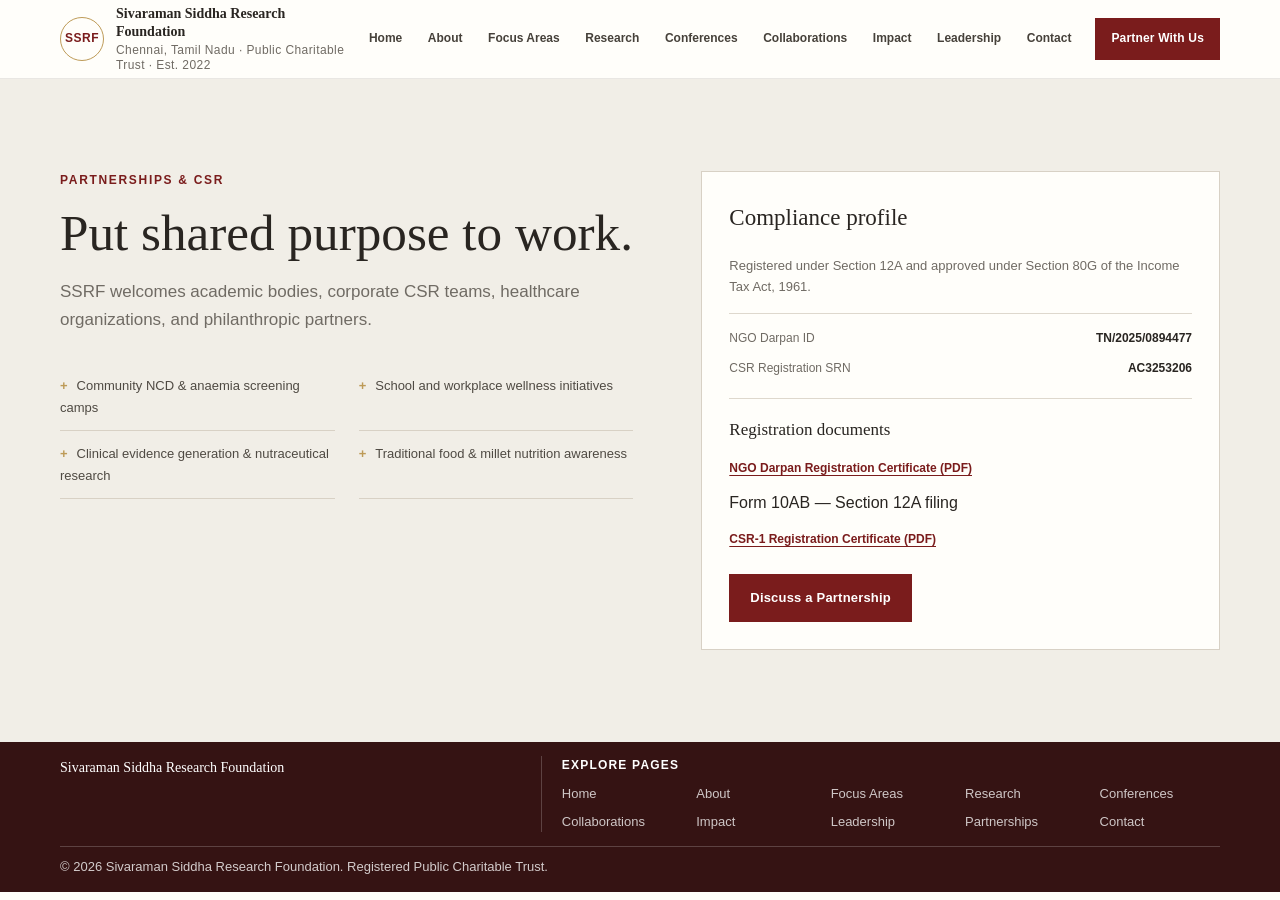
<file: partnerships.html>
<!doctype html>
<html lang="en">
<head>
  <meta charset="UTF-8">
  <meta name="viewport" content="width=device-width, initial-scale=1">
  <meta name="theme-color" content="#7a1c1c">
  <meta name="description" content="Sivaraman Siddha Research Foundation advances Siddha medicine through scientific research, integrative healthcare and community health initiatives.">
  <title>Partnerships & CSR | SSRF</title>
  <link rel="stylesheet" href="styles.css">
</head>
<body>
  <header class="site-header">
    <div class="wrap header-inner">
      <a class="brand" href="index.html" aria-label="SSRF home">
        <span class="brand-mark" aria-hidden="true">SSRF</span>
        <span class="brand-copy">
          <span class="brand-name">Sivaraman Siddha Research Foundation</span>
          <span class="brand-sub">Chennai, Tamil Nadu · Public Charitable Trust · Est. 2022</span>
        </span>
      </a>
      <button class="menu-toggle" type="button" aria-label="Open navigation" aria-expanded="false" aria-controls="primary-nav">&#9776;</button>
      <nav class="nav" id="primary-nav" aria-label="Main navigation">
        <a href="index.html">Home</a>
        <a href="about.html">About</a>
        <a href="focus-areas.html">Focus Areas</a>
        <a href="research.html">Research</a>
        <a href="conferences.html">Conferences</a>
        <a href="collaborations.html">Collaborations</a>
        <a href="impact.html">Impact</a>
        <a href="leadership.html">Leadership</a>
        <a href="contact.html">Contact</a>
      </nav>
      <a class="button header-action" href="partnerships.html">Partner With Us</a>
    </div>
  </header>
  <main>
<section class="partnership" id="partnership">
      <div class="wrap partnership-grid">
        <div>
          <p class="eyebrow">Partnerships &amp; CSR</p>
          <h2 class="section-title">Put shared purpose to work.</h2>
          <p class="section-intro">SSRF welcomes academic bodies, corporate CSR teams, healthcare organizations, and philanthropic partners.</p>
          <ul class="engagement-list">
            <li>Community NCD &amp; anaemia screening camps</li>
            <li>School and workplace wellness initiatives</li>
            <li>Clinical evidence generation &amp; nutraceutical research</li>
            <li>Traditional food &amp; millet nutrition awareness</li>
          </ul>
        </div>
        <div class="compliance">
          <h3>Compliance profile</h3>
          <p>Registered under Section 12A and approved under Section 80G of the Income Tax Act, 1961.</p>
          <dl><dt>NGO Darpan ID</dt><dd>TN/2025/0894477</dd><dt>CSR Registration SRN</dt><dd>AC3253206</dd></dl>
          <div class="compliance-documents">
            <h4>Registration documents</h4>
            <ul>
              <li><a href="assets/certificates/SSRF_DARPAN_ABFTS2784K_Registration_Certificate_Page1.pdf">NGO Darpan Registration Certificate (PDF)</a></li>
              
              <li>Form 10AB — Section 12A filing</li>
              <li><a href="assets/certificates/SSRF_CSR-1_Registration_Certificate.pdf">CSR-1 Registration Certificate (PDF)</a></li>
            </ul>
          </div>
          <a class="button" href="contact.html">Discuss a Partnership</a>
        </div>
      </div>
    </section>
  </main>
  <footer class="site-footer">
    <div class="wrap footer-inner">
      <span class="footer-name">Sivaraman Siddha Research Foundation</span>
      <section class="footer-pages" aria-labelledby="footer-pages-title">
        <h2 class="footer-heading" id="footer-pages-title">Explore pages</h2>
        <nav class="footer-nav" aria-label="Footer navigation">
          <a href="index.html">Home</a>
          <a href="about.html">About</a>
          <a href="focus-areas.html">Focus Areas</a>
          <a href="research.html">Research</a>
          <a href="conferences.html">Conferences</a>
          <a href="collaborations.html">Collaborations</a>
          <a href="impact.html">Impact</a>
          <a href="leadership.html">Leadership</a>
          <a href="partnerships.html">Partnerships</a>
          <a href="contact.html">Contact</a>
        </nav>
      </section>
      <span class="footer-copyright">© 2026 Sivaraman Siddha Research Foundation. Registered Public Charitable Trust.</span>
    </div>
  </footer>
  <script src="site.js" defer></script>
</body>
</html>
</file>
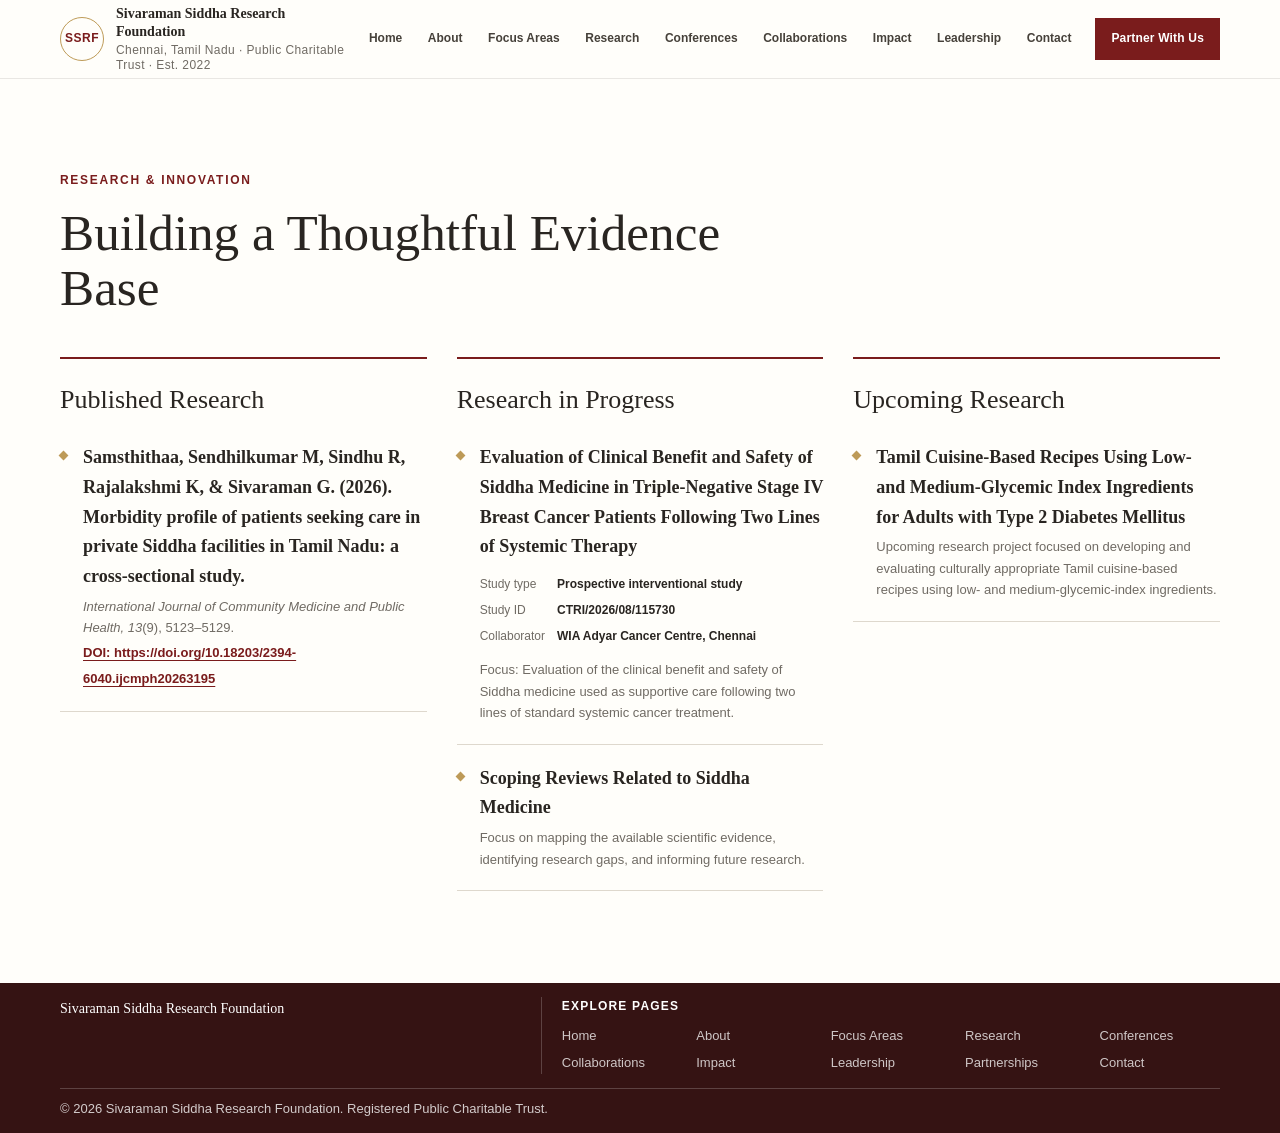
<file: research.html>
<!doctype html>
<html lang="en">
<head>
  <meta charset="UTF-8">
  <meta name="viewport" content="width=device-width, initial-scale=1">
  <meta name="theme-color" content="#7a1c1c">
  <meta name="description" content="Sivaraman Siddha Research Foundation advances Siddha medicine through scientific research, integrative healthcare and community health initiatives.">
  <title>Research | SSRF</title>
  <link rel="stylesheet" href="styles.css">
</head>
<body>
  <header class="site-header">
    <div class="wrap header-inner">
      <a class="brand" href="index.html" aria-label="SSRF home">
        <span class="brand-mark" aria-hidden="true">SSRF</span>
        <span class="brand-copy">
          <span class="brand-name">Sivaraman Siddha Research Foundation</span>
          <span class="brand-sub">Chennai, Tamil Nadu · Public Charitable Trust · Est. 2022</span>
        </span>
      </a>
      <button class="menu-toggle" type="button" aria-label="Open navigation" aria-expanded="false" aria-controls="primary-nav">&#9776;</button>
      <nav class="nav" id="primary-nav" aria-label="Main navigation">
        <a href="index.html">Home</a>
        <a href="about.html">About</a>
        <a href="focus-areas.html">Focus Areas</a>
        <a href="research.html" aria-current="page">Research</a>
        <a href="conferences.html">Conferences</a>
        <a href="collaborations.html">Collaborations</a>
        <a href="impact.html">Impact</a>
        <a href="leadership.html">Leadership</a>
        <a href="contact.html">Contact</a>
      </nav>
      <a class="button header-action" href="partnerships.html">Partner With Us</a>
    </div>
  </header>
  <main>
<section class="research" id="research">
      <div class="wrap">
        <div class="section-head"><p class="eyebrow">Research &amp; Innovation</p><h2 class="section-title">Building a Thoughtful Evidence Base</h2></div>
        <div class="research-columns">
          <article class="research-column">
            <h3>Published Research</h3>
            <ul class="research-list">
              <li>
                <strong>Samsthithaa, Sendhilkumar M, Sindhu R, Rajalakshmi K, &amp; Sivaraman G. (2026). Morbidity profile of patients seeking care in private Siddha facilities in Tamil Nadu: a cross-sectional study.</strong>
                <span><em>International Journal of Community Medicine and Public Health, 13</em>(9), 5123–5129.</span>
                <a href="https://doi.org/10.18203/2394-6040.ijcmph20263195" target="_blank" rel="noopener noreferrer">DOI: https://doi.org/10.18203/2394-6040.ijcmph20263195</a>
              </li>
            </ul>
          </article>
          <article class="research-column">
            <h3>Research in Progress</h3>
            <ul class="research-list">
              <li>
                <strong>Evaluation of Clinical Benefit and Safety of Siddha Medicine in Triple-Negative Stage IV Breast Cancer Patients Following Two Lines of Systemic Therapy</strong>
                <dl class="project-meta">
                  <dt>Study type</dt><dd>Prospective interventional study</dd>
                  <dt>Study ID</dt><dd>CTRI/2026/08/115730</dd>
                  <dt>Collaborator</dt><dd>WIA Adyar Cancer Centre, Chennai</dd>
                </dl>
                <span>Focus: Evaluation of the clinical benefit and safety of Siddha medicine used as supportive care following two lines of standard systemic cancer treatment.</span>
              </li>
              <li>
                <strong>Scoping Reviews Related to Siddha Medicine</strong>
                <span>Focus on mapping the available scientific evidence, identifying research gaps, and informing future research.</span>
              </li>
            </ul>
          </article>
          <article class="research-column">
            <h3>Upcoming Research</h3>
            <ul class="research-list">
              <li>
                <strong>Tamil Cuisine-Based Recipes Using Low- and Medium-Glycemic Index Ingredients for Adults with Type 2 Diabetes Mellitus</strong>
                <span>Upcoming research project focused on developing and evaluating culturally appropriate Tamil cuisine-based recipes using low- and medium-glycemic-index ingredients.</span>
              </li>
            </ul>
          </article>
        </div>
      </div>
    </section>
  </main>
  <footer class="site-footer">
    <div class="wrap footer-inner">
      <span class="footer-name">Sivaraman Siddha Research Foundation</span>
      <section class="footer-pages" aria-labelledby="footer-pages-title">
        <h2 class="footer-heading" id="footer-pages-title">Explore pages</h2>
        <nav class="footer-nav" aria-label="Footer navigation">
          <a href="index.html">Home</a>
          <a href="about.html">About</a>
          <a href="focus-areas.html">Focus Areas</a>
          <a href="research.html">Research</a>
          <a href="conferences.html">Conferences</a>
          <a href="collaborations.html">Collaborations</a>
          <a href="impact.html">Impact</a>
          <a href="leadership.html">Leadership</a>
          <a href="partnerships.html">Partnerships</a>
          <a href="contact.html">Contact</a>
        </nav>
      </section>
      <span class="footer-copyright">© 2026 Sivaraman Siddha Research Foundation. Registered Public Charitable Trust.</span>
    </div>
  </footer>
  <script src="site.js" defer></script>
</body>
</html>
</file>
<file: styles.css>
:root {
      color-scheme: light;
      --maroon: #7a1c1c;
      --maroon-deep: #511919;
      --gold: #bd9a57;
      --gold-light: #e1c889;
      --ink: #292521;
      --muted: #706b64;
      --paper: #f6f3ec;
      --white: #fffefa;
      --sage: #526657;
      --line: #ded8cd;
      --serif: "Iowan Old Style", "Palatino Linotype", "Book Antiqua", Baskerville, Georgia, serif;
      --sans: "Gill Sans", "Trebuchet MS", sans-serif;
      --content: 1160px;
    }

    * { box-sizing: border-box; }
    html { scroll-behavior: smooth; scroll-padding-top: 92px; }
    body { margin: 0; color: var(--ink); background: var(--white); font-family: var(--sans); font-size: 16px; line-height: 1.65; }
    a { color: inherit; }
    button, input, textarea { font: inherit; }
    button, a { -webkit-tap-highlight-color: transparent; }
    .wrap { width: min(var(--content), calc(100% - 48px)); margin-inline: auto; }
    .eyebrow { margin: 0 0 14px; color: var(--maroon); font-size: 12px; font-weight: 700; letter-spacing: .14em; text-transform: uppercase; }
    .section-title { max-width: 720px; margin: 0; font-family: var(--serif); font-size: clamp(34px, 4vw, 52px); font-weight: 500; line-height: 1.08; }
    .section-intro { max-width: 690px; margin: 18px 0 0; color: var(--muted); font-size: 17px; }
    .section-head { margin-bottom: 42px; }
    .button { display: inline-flex; min-height: 48px; align-items: center; justify-content: center; padding: 0 20px; border: 1px solid var(--maroon); background: var(--maroon); color: white; font-size: 13px; font-weight: 700; letter-spacing: .015em; text-decoration: none; transition: background .2s, color .2s, border-color .2s; }
    .button:hover { border-color: var(--maroon-deep); background: var(--maroon-deep); }
    .button--light { border-color: rgba(255,255,255,.65); background: transparent; color: white; }
    .button--light:hover { border-color: white; background: white; color: var(--maroon); }
    .button--outline { background: transparent; color: var(--maroon); }
    .button--outline:hover { background: var(--maroon); color: white; }

    .site-header { position: sticky; z-index: 20; top: 0; border-bottom: 1px solid rgba(41,37,33,.1); background: rgba(255,254,250,.97); backdrop-filter: blur(14px); }
    .header-inner { display: flex; min-height: 78px; align-items: center; justify-content: space-between; gap: 24px; }
    .brand { display: flex; min-width: 230px; align-items: center; gap: 12px; color: var(--ink); text-decoration: none; }
    .brand-mark { display: grid; width: 44px; height: 44px; flex: 0 0 44px; place-items: center; border: 1px solid var(--gold); border-radius: 50%; color: var(--maroon); font-family: var(--sans); font-size: 12px; font-weight: 700; letter-spacing: .04em; }
    .brand-copy { display: grid; line-height: 1.25; }
    .brand-name { font-family: var(--serif); font-size: 14px; font-weight: 700; }
    .brand-sub { margin-top: 3px; color: var(--muted); font-size: 12px; letter-spacing: .035em; }
    .nav { display: flex; align-items: center; gap: clamp(13px, 2vw, 27px); }
    .nav a { color: #46413a; font-size: 12px; font-weight: 600; text-decoration: none; white-space: nowrap; }
    .nav a:hover { color: var(--maroon); }
    .header-action { min-height: 42px; padding-inline: 15px; font-size: 12px; white-space: nowrap; }
    .menu-toggle { display: none; width: 44px; height: 44px; border: 1px solid var(--line); background: transparent; color: var(--maroon); font-size: 22px; }

    .hero { position: relative; overflow: hidden; background: var(--paper); }
    .hero::before { position: absolute; top: 0; right: 0; width: 41%; height: 100%; background: var(--maroon); content: ""; }
    .hero-inner { position: relative; display: grid; min-height: 590px; grid-template-columns: 1.04fr .96fr; align-items: center; gap: 48px; padding-block: 76px; }
    .hero-copy { position: relative; z-index: 1; padding-block: 12px; }
    .hero-location { display: flex; align-items: center; gap: 10px; margin-bottom: 23px; color: var(--muted); font-size: 12px; font-weight: 700; letter-spacing: .1em; text-transform: uppercase; }
    .hero-location::before { width: 28px; height: 1px; background: var(--gold); content: ""; }
    .hero h1 { max-width: 620px; margin: 0; font-family: var(--serif); font-size: clamp(46px, 6vw, 72px); font-weight: 500; letter-spacing: 0; line-height: .99; }
    .hero h1 em { color: var(--maroon); font-weight: 500; }
    .hero-copy > p { max-width: 545px; margin: 25px 0 30px; color: #625d55; font-size: 17px; line-height: 1.7; }
    .hero-actions { display: flex; flex-wrap: wrap; gap: 11px; }
    .hero-art { position: relative; z-index: 1; display: grid; min-height: 400px; place-items: center; }
    .specimen { position: relative; width: min(100%, 425px); min-height: 374px; border: 1px solid rgba(225,200,137,.58); background: var(--maroon-deep); color: white; }
    .specimen::before, .specimen::after { position: absolute; width: 27px; height: 27px; border-color: var(--gold-light); content: ""; }
    .specimen::before { top: 14px; left: 14px; border-top: 1px solid; border-left: 1px solid; }
    .specimen::after { right: 14px; bottom: 14px; border-right: 1px solid; border-bottom: 1px solid; }
    .specimen-inner { display: flex; min-height: 374px; flex-direction: column; align-items: center; justify-content: center; padding: 36px; text-align: center; }
    .specimen-kicker { margin: 0 0 20px; color: var(--gold-light); font-size: 12px; font-weight: 700; letter-spacing: .2em; text-transform: uppercase; }
    .botanical { width: 176px; height: 188px; margin-bottom: 15px; }
    .specimen-title { margin: 0; font-family: var(--serif); font-size: 26px; font-weight: 500; }
    .specimen-caption { margin: 8px 0 0; color: rgba(255,255,255,.7); font-size: 12px; letter-spacing: .04em; }
    .specimen-index { position: absolute; right: 29px; bottom: 26px; color: var(--gold-light); font-family: var(--serif); font-size: 12px; }
    .hero-note { position: absolute; z-index: 2; bottom: 17px; left: 0; color: #81796e; font-size: 12px; }

    .trust-strip { border-bottom: 1px solid var(--line); background: var(--white); }
    .trust-inner { display: grid; min-height: 96px; grid-template-columns: repeat(3, 1fr); align-items: center; }
    .trust-item { display: flex; min-height: 50px; align-items: center; gap: 13px; padding-left: 24px; border-left: 1px solid var(--line); }
    .trust-item:first-child { padding-left: 0; border-left: 0; }
    .trust-number { color: var(--maroon); font-family: var(--serif); font-size: 28px; line-height: 1.1; }
    .trust-label { color: var(--muted); font-size: 14px; line-height: 1.4; }

    .aura-promo { padding-block: 36px; background: var(--maroon-deep); color: white; }
    .aura-promo-inner { display: grid; grid-template-columns: minmax(0, 1fr) auto; align-items: center; gap: 30px; }
    .aura-promo-kicker { margin: 0 0 8px; color: var(--gold-light); font-size: 12px; font-weight: 700; letter-spacing: .14em; text-transform: uppercase; }
    .aura-promo h2 { max-width: 700px; margin: 0; font-family: var(--serif); font-size: clamp(25px, 3vw, 36px); font-weight: 500; line-height: 1.15; }
    .aura-promo-inner > div:first-child > p:last-child { max-width: 700px; margin: 10px 0 0; color: rgba(255,255,255,.75); font-size: 14px; }
    .aura-promo-actions { display: grid; justify-items: start; gap: 10px; }
    .aura-promo-actions .button { border-color: rgba(255,255,255,.65); }
    .aura-promo-details { color: rgba(255,255,255,.82); font-size: 12px; text-underline-offset: 3px; }
    .aura-promo-details:hover, .aura-promo-details:focus-visible { color: white; }

    .page-directory { background: var(--paper); }
    .page-directory-grid { display: grid; grid-template-columns: repeat(3, minmax(0, 1fr)); border-top: 1px solid var(--line); border-left: 1px solid var(--line); }
    .page-card { display: flex; min-height: 220px; flex-direction: column; align-items: flex-start; padding: 23px; border-right: 1px solid var(--line); border-bottom: 1px solid var(--line); background: var(--white); color: inherit; text-decoration: none; transition: background .2s, color .2s; }
    .page-card:hover { background: #fbf8f1; }
    .page-card:focus-visible { position: relative; z-index: 1; outline: 2px solid var(--maroon); outline-offset: -3px; }
    .page-card-index { color: var(--gold); font-family: var(--serif); font-size: 13px; }
    .page-card h3 { margin: 14px 0 7px; color: var(--maroon); font-family: var(--serif); font-size: 20px; font-weight: 500; line-height: 1.2; }
    .page-card p { margin: 0 0 17px; color: var(--muted); font-size: 13px; line-height: 1.55; }
    .page-card-link { display: flex; gap: 7px; align-items: center; margin-top: auto; color: var(--maroon); font-size: 12px; font-weight: 700; }

    section { padding-block: 92px; }
    .about { background: var(--white); }
    .about-grid { display: grid; grid-template-columns: .9fr 1.1fr; gap: 82px; align-items: start; }
    .about-aside { padding: 29px 30px; border-left: 3px solid var(--gold); background: var(--paper); }
    .about-aside p { margin: 0; color: #514c45; font-family: var(--serif); font-size: 20px; line-height: 1.55; }
    .pillars { display: grid; grid-template-columns: repeat(3, 1fr); gap: 20px; margin-top: 44px; }
    .pillar { padding-top: 18px; border-top: 1px solid var(--line); }
    .pillar-number { color: var(--gold); font-family: var(--serif); font-size: 14px; }
    .pillar h3 { margin: 10px 0 7px; color: var(--maroon); font-family: var(--serif); font-size: 20px; font-weight: 500; }
    .pillar p { margin: 0; color: var(--muted); font-size: 13px; }

    .focus { background: #f1eee7; }
    .focus-grid { display: grid; grid-template-columns: repeat(3, 1fr); border-top: 1px solid #d8d1c5; border-left: 1px solid #d8d1c5; }
    .focus-item { min-height: 218px; padding: 27px 26px; border-right: 1px solid #d8d1c5; border-bottom: 1px solid #d8d1c5; }
    .focus-index { color: var(--gold); font-family: var(--serif); font-size: 14px; }
    .focus-item h3 { margin: 21px 0 10px; font-family: var(--serif); font-size: 21px; font-weight: 500; line-height: 1.2; }
    .focus-item p { max-width: 320px; margin: 0; color: var(--muted); font-size: 13px; }

    .research { background: var(--white); }
    .research-columns { display: grid; grid-template-columns: repeat(3, 1fr); gap: 30px; }
    .research-column { padding-top: 20px; border-top: 2px solid var(--maroon); }
    .research-column h3 { margin: 0 0 21px; font-family: var(--serif); font-size: 26px; font-weight: 500; }
    .research-list { margin: 0; padding: 0; list-style: none; }
    .research-list li { position: relative; padding: 0 0 20px 23px; border-bottom: 1px solid var(--line); margin-bottom: 19px; }
    .research-list li::before { position: absolute; top: 9px; left: 0; width: 7px; height: 7px; background: var(--gold); content: ""; transform: rotate(45deg); }
    .research-list strong { display: block; margin-bottom: 4px; font-family: var(--serif); font-size: 18px; font-weight: 600; }
    .research-list span { display: block; color: var(--muted); font-size: 13px; }
    .research-list li:last-child { margin-bottom: 0; }
    .research-list a { color: var(--maroon); font-size: 13px; font-weight: 600; text-decoration-thickness: 1px; text-underline-offset: 3px; }
    .research-list a:hover { color: var(--maroon-deep); }
    .project-meta { display: grid; grid-template-columns: auto 1fr; gap: 6px 12px; margin: 13px 0; font-size: 12px; }
    .project-meta dt { color: var(--muted); }
    .project-meta dd { margin: 0; font-weight: 600; }

    .collab { padding-block: 77px; background: var(--maroon); color: white; }
    .collab .eyebrow { color: var(--gold-light); }
    .collab .section-title { max-width: 770px; }
    .collab .section-intro { color: rgba(255,255,255,.75); }
    .partner-list { display: grid; grid-template-columns: repeat(3, 1fr); gap: 18px; margin-top: 40px; }
    .partner { display: flex; min-height: 94px; align-items: center; padding: 20px 22px; border: 1px solid rgba(255,255,255,.28); }
    .partner-name { font-family: var(--serif); font-size: 19px; }

    .conferences { background: var(--paper); }
    .conference-activities { display: grid; grid-template-columns: repeat(2, 1fr); gap: 0 30px; margin: 0; padding: 0; list-style: none; }
    .conference-activities li { position: relative; padding: 15px 0 15px 23px; border-bottom: 1px solid var(--line); color: #4f4a43; font-size: 14px; }
    .conference-activities li::before { position: absolute; margin-left: -23px; color: var(--gold); content: "+"; font-weight: 700; }
    .aura-card { display: grid; grid-template-columns: minmax(0, .8fr) minmax(0, 1.2fr); gap: 30px; margin-top: 48px; padding: 30px; border: 1px solid var(--line); background: var(--white); }
    .aura-details { align-self: start; }
    .aura-details .eyebrow { margin-bottom: 9px; }
    .aura-details h3 { margin: 0; color: var(--maroon); font-family: var(--serif); font-size: clamp(29px, 3vw, 40px); font-weight: 500; line-height: 1.08; }
    .aura-full-name { margin: 9px 0 18px; color: var(--muted); font-size: 13px; }
    .aura-description { margin: 0; color: #514c45; font-family: var(--serif); font-size: 18px; line-height: 1.55; }
    .aura-contact { display: grid; gap: 8px; margin: 22px 0; font-size: 13px; }
    .aura-contact a { color: var(--maroon); font-weight: 600; text-underline-offset: 3px; }
    .aura-register { margin-top: 0; }
    .aura-embed-note { margin: 17px 0 9px; color: var(--muted); font-size: 12px; }
    .aura-form-frame { display: block; width: 100%; height: 780px; border: 1px solid var(--line); background: var(--paper); }

    .impact { background: var(--paper); }
    .impact-grid { display: grid; grid-template-columns: repeat(3, 1fr); border-top: 1px solid var(--line); border-bottom: 1px solid var(--line); }
    .impact-item { padding: 31px 28px 33px; border-left: 1px solid var(--line); }
    .impact-item:first-child { padding-left: 0; border-left: 0; }
    .impact-number { display: block; color: var(--maroon); font-family: var(--serif); font-size: 56px; line-height: 1; }
    .impact-label { display: block; margin-top: 9px; font-family: var(--serif); font-size: 20px; }
    .impact-date { display: block; margin-top: 6px; color: var(--sage); font-size: 12px; font-weight: 700; letter-spacing: .04em; }
    .impact-item p { max-width: 290px; margin: 13px 0 0; color: var(--muted); font-size: 13px; }
    .impact-note { margin: 17px 0 0; color: var(--muted); font-size: 12px; }

    .leadership { background: var(--white); }
    .leaders { display: grid; grid-template-columns: repeat(2, 1fr); gap: 28px; }
    .leader { display: grid; grid-template-columns: 132px 1fr; gap: 23px; padding-top: 24px; border-top: 1px solid var(--line); }
    .leader-photo { display: block; width: 132px; height: 164px; object-fit: cover; object-position: center 28%; }
    .leader h3 { margin: 0; font-family: var(--serif); font-size: 23px; font-weight: 500; line-height: 1.2; }
    .leader-role { margin: 6px 0 13px; color: var(--maroon); font-size: 12px; font-weight: 700; letter-spacing: .07em; text-transform: uppercase; }
    .leader ul { margin: 0; padding-left: 17px; color: var(--muted); font-size: 13px; }
    .leader li + li { margin-top: 7px; }

    .partnership { background: #f1eee7; }
    .partnership-grid { display: grid; grid-template-columns: 1.05fr .95fr; gap: 68px; align-items: start; }
    .engagement-list { display: grid; grid-template-columns: 1fr 1fr; gap: 0 24px; margin: 29px 0 0; padding: 0; list-style: none; }
    .engagement-list li { padding: 12px 0; border-bottom: 1px solid #d8d1c5; color: #4f4a43; font-size: 13px; }
    .engagement-list li::before { margin-right: 9px; color: var(--gold); content: "+"; font-weight: 700; }
    .compliance { padding: 27px; border: 1px solid #d8d1c5; background: var(--white); }
    .compliance h3 { margin: 0 0 18px; font-family: var(--serif); font-size: 23px; font-weight: 500; }
    .compliance p { margin: 0 0 15px; color: var(--muted); font-size: 13px; }
    .compliance dl { display: grid; grid-template-columns: 1fr auto; gap: 10px 15px; margin: 0; padding-top: 15px; border-top: 1px solid var(--line); font-size: 12px; }
    .compliance dt { color: var(--muted); }
    .compliance dd { margin: 0; color: var(--ink); font-weight: 700; text-align: right; }
    .compliance-documents { margin-top: 20px; padding-top: 17px; border-top: 1px solid var(--line); }
    .compliance-documents h4 { margin: 0 0 10px; font-family: var(--serif); font-size: 17px; font-weight: 500; }
    .compliance-documents ul { display: grid; gap: 9px; margin: 0; padding: 0; list-style: none; }
    .compliance-documents a { color: var(--maroon); font-size: 12px; font-weight: 600; text-decoration-thickness: 1px; text-underline-offset: 3px; }
    .compliance-documents a:hover { color: var(--maroon-deep); }
    .partnership .button { margin-top: 22px; }

    .contact { background: var(--maroon-deep); color: white; }
    .contact .eyebrow { color: var(--gold-light); }
    .contact .section-intro { color: rgba(255,255,255,.72); }
    .contact-grid { display: grid; grid-template-columns: .9fr 1.1fr; gap: 75px; align-items: start; }
    .contact-details { margin-top: 36px; }
    .contact-details h3 { margin: 0 0 9px; color: var(--gold-light); font-family: var(--serif); font-size: 17px; font-weight: 500; }
    .contact-details p, .contact-details a { margin: 0; color: rgba(255,255,255,.83); font-size: 14px; line-height: 1.7; }
    .contact-details a:hover { color: white; }
    .contact-detail + .contact-detail { margin-top: 25px; }
    .inquiry-form { display: grid; grid-template-columns: 1fr 1fr; gap: 16px; padding: 28px; border: 1px solid rgba(255,255,255,.28); }
    .field { display: grid; gap: 6px; }
    .field--wide { grid-column: 1 / -1; }
    .field label { color: rgba(255,255,255,.86); font-size: 12px; font-weight: 700; }
    .field input, .field textarea { width: 100%; border: 1px solid rgba(255,255,255,.35); border-radius: 0; background: rgba(255,255,255,.06); color: white; outline: none; }
    .field input { height: 44px; padding: 0 11px; }
    .field textarea { min-height: 116px; padding: 10px 11px; resize: vertical; }
    .field input:focus, .field textarea:focus { border-color: var(--gold-light); }
    .field input::placeholder, .field textarea::placeholder { color: rgba(255,255,255,.48); }
    .form-note { grid-column: 1 / -1; margin: -3px 0 0; color: rgba(255,255,255,.6); font-size: 12px; }
    .inquiry-form .button { justify-self: start; }

    .site-footer { padding-block: 14px; background: #351313; color: rgba(255,255,255,.78); }
    .footer-inner { display: grid; grid-template-columns: minmax(0, .8fr) minmax(0, 1.2fr); align-items: start; gap: 14px 28px; font-size: 13px; }
    .footer-name { color: white; font-family: var(--serif); font-size: 14px; }
    .footer-pages { padding: 0 0 0 20px; border-left: 1px solid rgba(255,255,255,.2); }
    .footer-heading { margin: 0 0 8px; color: white; font-size: 12px; font-weight: 700; letter-spacing: .1em; text-transform: uppercase; }
    .footer-nav { display: grid; grid-template-columns: repeat(5, minmax(0, 1fr)); gap: 6px 14px; }
    .footer-nav a { color: rgba(255,255,255,.76); text-decoration: none; }
    .footer-nav a:hover, .footer-nav a:focus-visible { color: white; text-decoration: underline; text-underline-offset: 3px; }
    .footer-copyright { grid-column: 1 / -1; padding-top: 9px; border-top: 1px solid rgba(255,255,255,.2); }

    @media (max-width: 1150px) {
      .menu-toggle { display: grid; place-items: center; }
      .nav { position: absolute; top: 77px; right: 0; left: 0; display: none; align-items: stretch; gap: 0; padding: 8px 24px 15px; border-bottom: 1px solid var(--line); background: var(--white); }
      .nav.is-open { display: grid; }
      .nav a { padding: 11px 4px; border-bottom: 1px solid #eee9df; font-size: 13px; }
      .nav a:last-child { border-bottom: 0; }
    }
    @media (max-width: 1050px) {
      .brand { min-width: auto; }
      .nav { gap: 14px; }
      .nav a { font-size: 12px; }
      .header-action { display: none; }
      .partner-list { grid-template-columns: repeat(2, 1fr); }
      .hero-inner { gap: 25px; }
      .about-grid { gap: 45px; }
      .contact-grid { gap: 42px; }
    }
    @media (max-width: 760px) {
      html { scroll-padding-top: 70px; }
      .wrap { width: min(100% - 36px, var(--content)); }
      .header-inner { min-height: 68px; }
      .brand-mark { width: 38px; height: 38px; flex-basis: 38px; font-size: 12px; }
      .brand-name { font-size: 12px; }
      .brand-sub { font-size: 12px; }
      .menu-toggle { display: grid; place-items: center; }
      .nav { position: absolute; top: 67px; right: 0; left: 0; display: none; align-items: stretch; gap: 0; padding: 8px 18px 15px; border-bottom: 1px solid var(--line); background: var(--white); }
      .nav.is-open { display: grid; }
      .nav a { padding: 11px 4px; border-bottom: 1px solid #eee9df; font-size: 13px; }
      .nav a:last-child { border-bottom: 0; }
      .hero::before { top: auto; bottom: 0; width: 100%; height: 41%; }
      .hero-inner { min-height: auto; grid-template-columns: 1fr; gap: 31px; padding-block: 53px 56px; }
      .hero h1 { max-width: 600px; font-size: clamp(45px, 12vw, 64px); }
      .hero-copy > p { font-size: 15px; }
      .hero-art { min-height: 310px; }
      .specimen, .specimen-inner { min-height: 300px; }
      .botanical { width: 127px; height: 137px; margin-bottom: 8px; }
      .specimen-kicker { margin-bottom: 10px; }
      .hero-note { bottom: 13px; color: rgba(255,255,255,.7); }
      .trust-inner { min-height: 104px; }
      .trust-item, .trust-item:first-child { min-width: 0; min-height: 68px; align-items: flex-start; flex-direction: column; justify-content: center; gap: 4px; padding: 8px; }
      .trust-number { font-size: 24px; }
      .trust-label { font-size: 13px; line-height: 1.35; }
      section { padding-block: 68px; }
      .section-head { margin-bottom: 31px; }
      .section-intro { font-size: 15px; }
      .about-grid, .research-columns, .partnership-grid, .contact-grid { grid-template-columns: 1fr; gap: 31px; }
      .pillars { grid-template-columns: 1fr; gap: 16px; margin-top: 31px; }
      .pillar { display: grid; grid-template-columns: 30px 1fr; column-gap: 9px; }
      .pillar-number { grid-row: span 2; padding-top: 4px; }
      .pillar h3 { margin: 0 0 4px; }
      .pillar p { grid-column: 2; }
      .focus-grid { grid-template-columns: repeat(2, 1fr); }
      .focus-item { min-height: 200px; padding: 19px 16px; }
      .focus-item h3 { margin-top: 15px; font-size: 18px; }
      .focus-item p { font-size: 12px; }
      .aura-promo-inner { grid-template-columns: 1fr; gap: 19px; }
      .aura-promo-actions { display: flex; flex-wrap: wrap; align-items: center; gap: 12px 18px; }
      .page-directory-grid { grid-template-columns: repeat(2, minmax(0, 1fr)); }
      .page-card { min-height: 205px; padding: 19px; }
      .research-columns { gap: 34px; }
      .collab { padding-block: 63px; }
      .partner-list { grid-template-columns: 1fr; gap: 10px; margin-top: 29px; }
      .partner { min-height: 78px; padding: 16px; }
      .partner-name { font-size: 17px; }
      .conference-activities { grid-template-columns: 1fr; }
      .aura-card { grid-template-columns: 1fr; gap: 24px; padding: 21px; }
      .aura-form-frame { height: 760px; }
      .impact-grid { grid-template-columns: 1fr; }
      .impact-item, .impact-item:first-child { padding: 22px 0; border-left: 0; border-bottom: 1px solid var(--line); }
      .impact-item:last-child { border-bottom: 0; }
      .impact-number { font-size: 48px; }
      .impact-label { display: inline-block; margin-left: 9px; }
      .leaders { grid-template-columns: 1fr; gap: 23px; }
      .leader { grid-template-columns: 80px 1fr; gap: 15px; }
      .leader-photo { width: 80px; height: 100px; }
      .leader h3 { font-size: 20px; }
      .engagement-list { grid-template-columns: 1fr; margin-top: 19px; }
      .compliance { padding: 21px; }
      .inquiry-form { padding: 20px; }
      .footer-inner { grid-template-columns: 1fr; gap: 18px; }
      .footer-pages { padding: 14px 0 0; border-top: 1px solid rgba(255,255,255,.2); border-left: 0; }
      .footer-copyright { grid-column: auto; }
      .footer-nav { grid-template-columns: repeat(3, minmax(0, 1fr)); }
    }
    @media (max-width: 420px) {
      .wrap { width: calc(100% - 28px); }
      .hero-actions { align-items: stretch; flex-direction: column; }
      .hero-actions .button { width: 100%; }
      .focus-grid { grid-template-columns: 1fr; }
      .focus-item { min-height: auto; padding-block: 19px; }
      .focus-item h3 { margin-top: 10px; }
      .page-directory-grid { grid-template-columns: 1fr; }
      .page-card { min-height: 0; }
      .inquiry-form { grid-template-columns: 1fr; }
      .field--wide, .form-note { grid-column: auto; }
      .footer-nav { grid-template-columns: repeat(2, minmax(0, 1fr)); }
    }
    @media (prefers-reduced-motion: reduce) {
      *, *::before, *::after { scroll-behavior: auto !important; transition-duration: .01ms !important; }
    }
</file>
